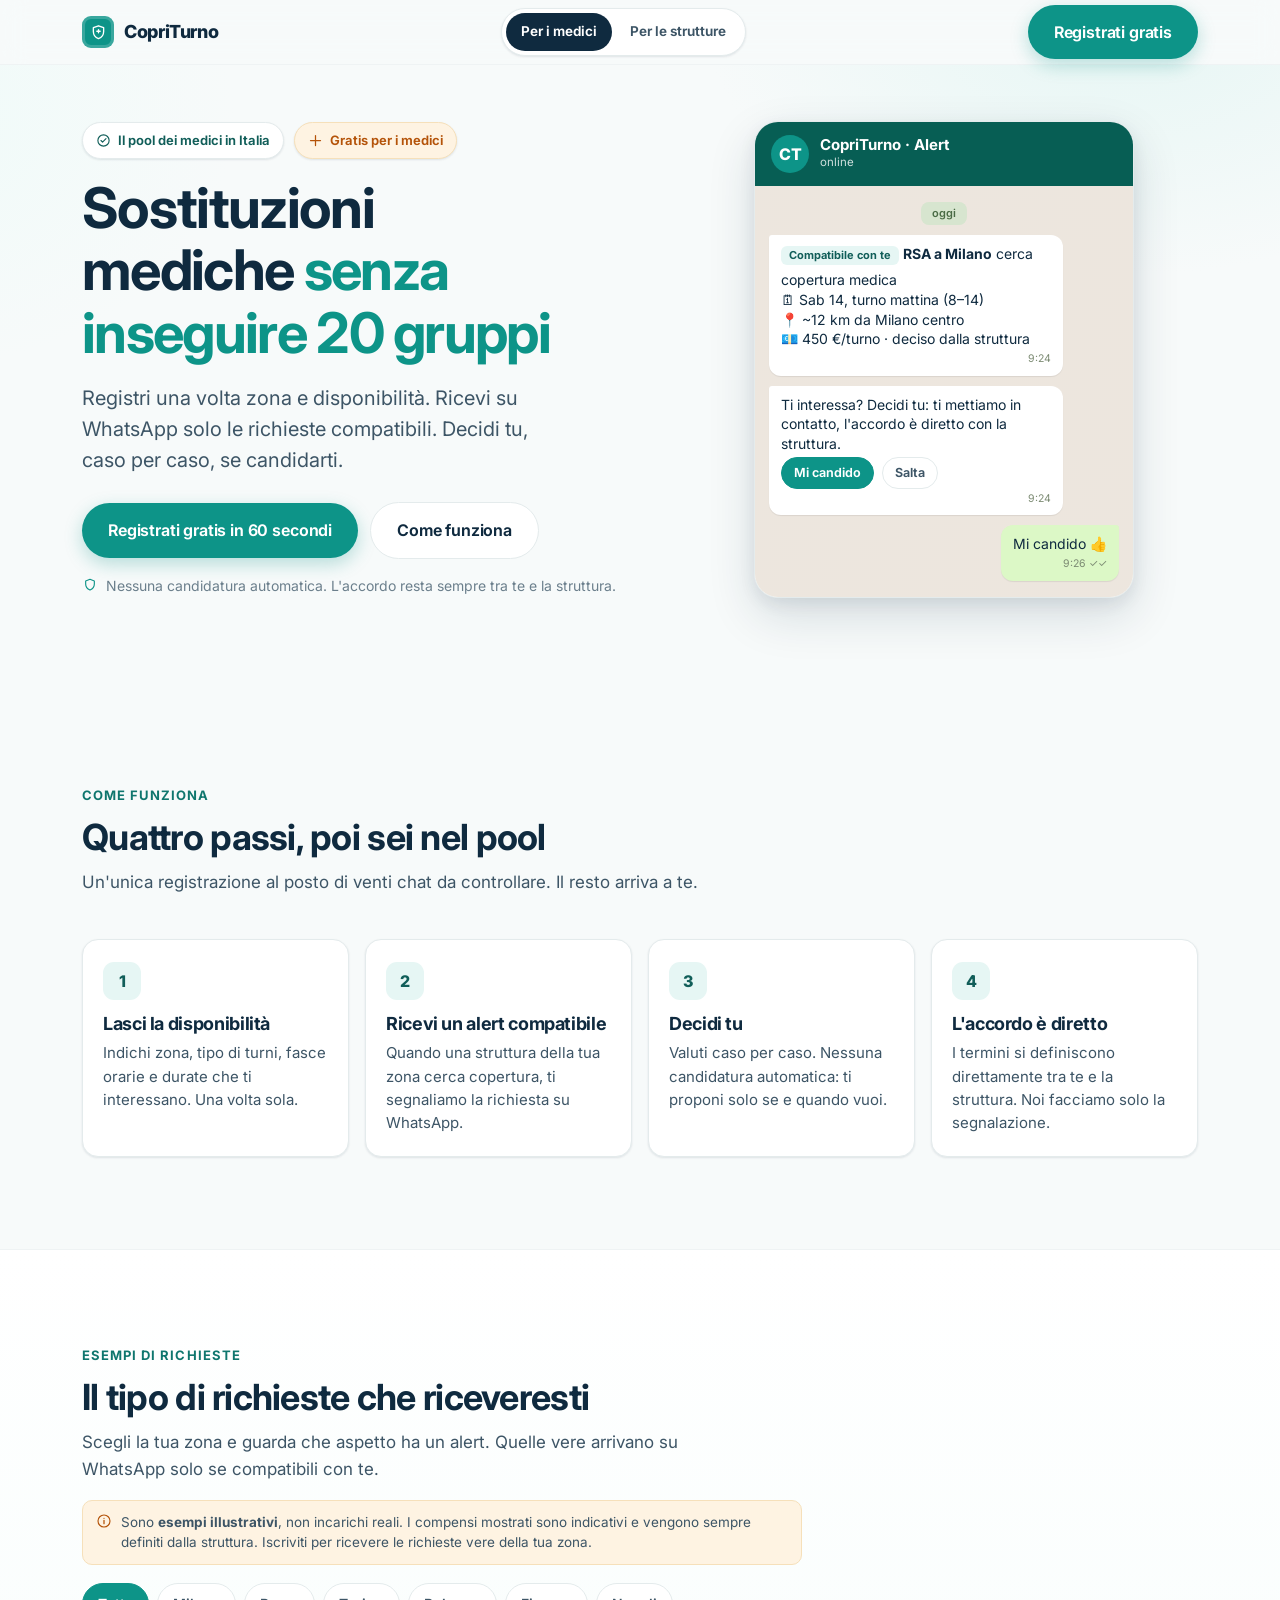
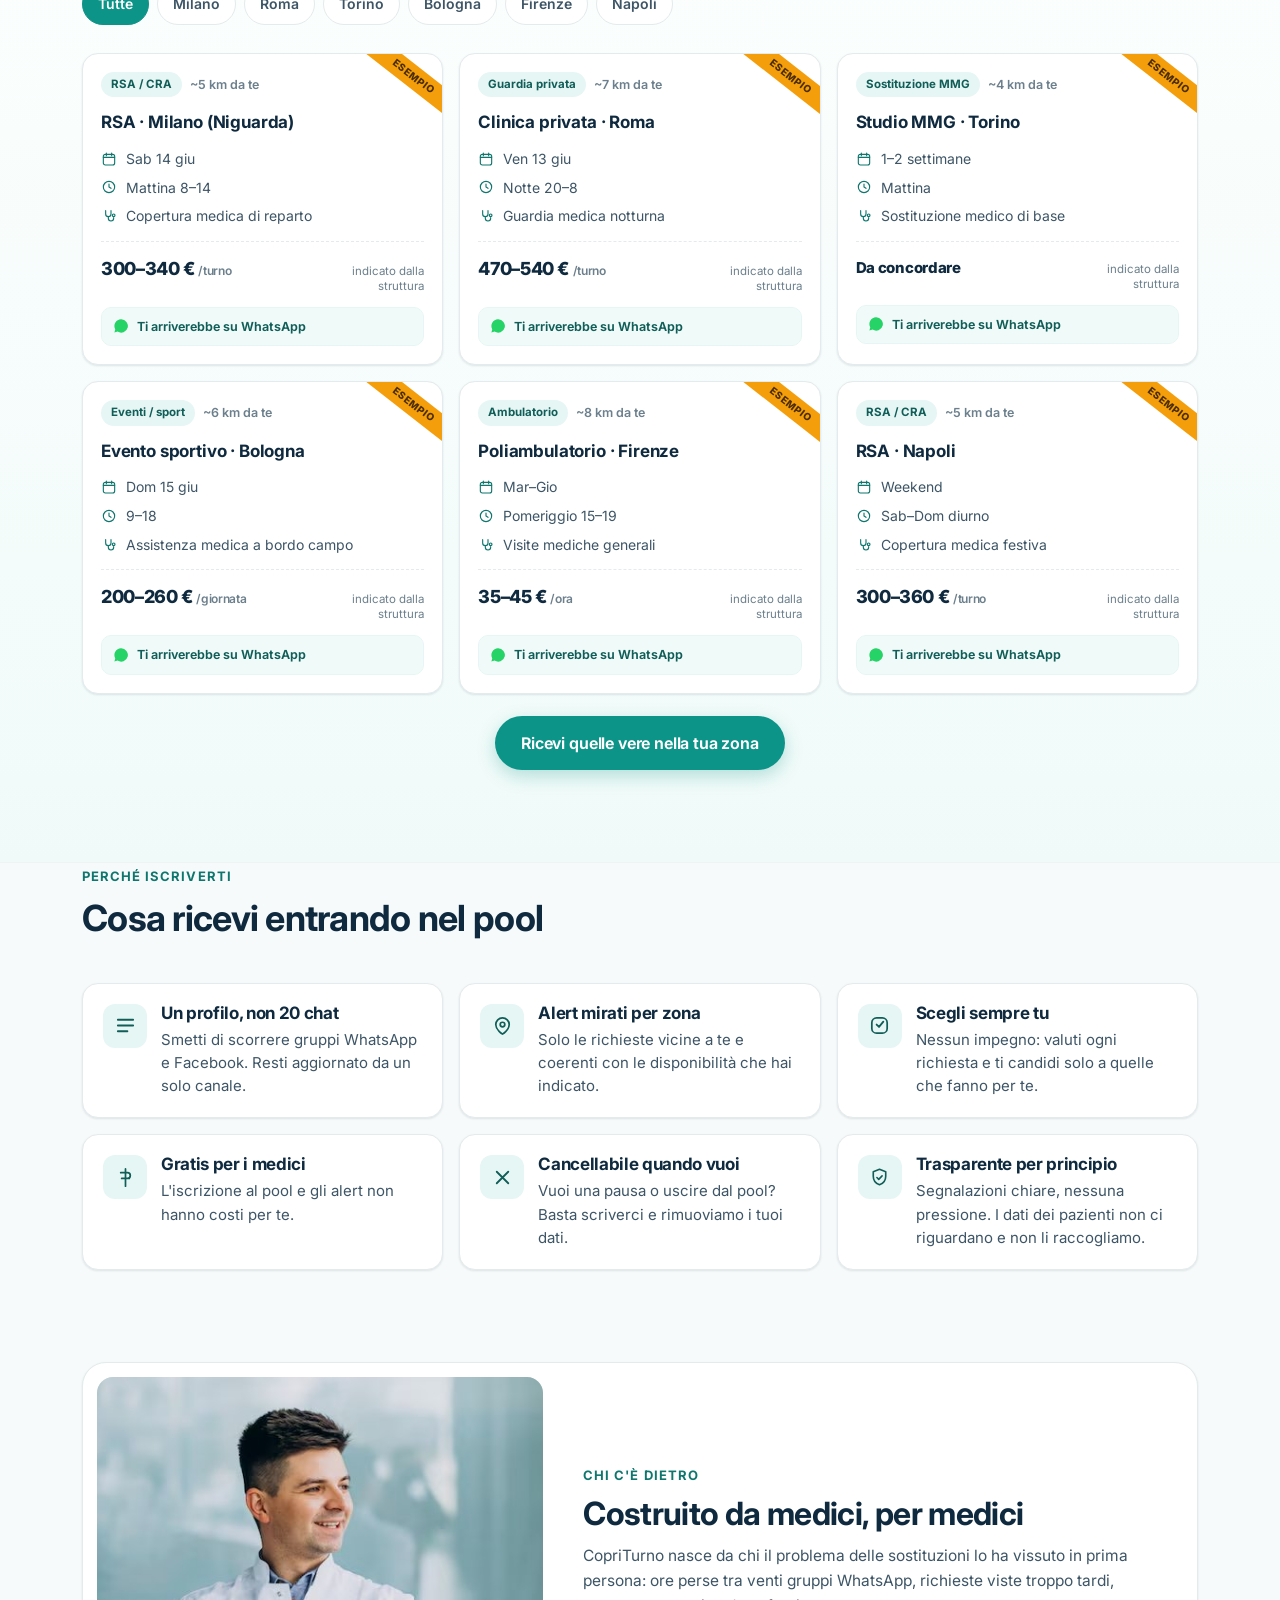
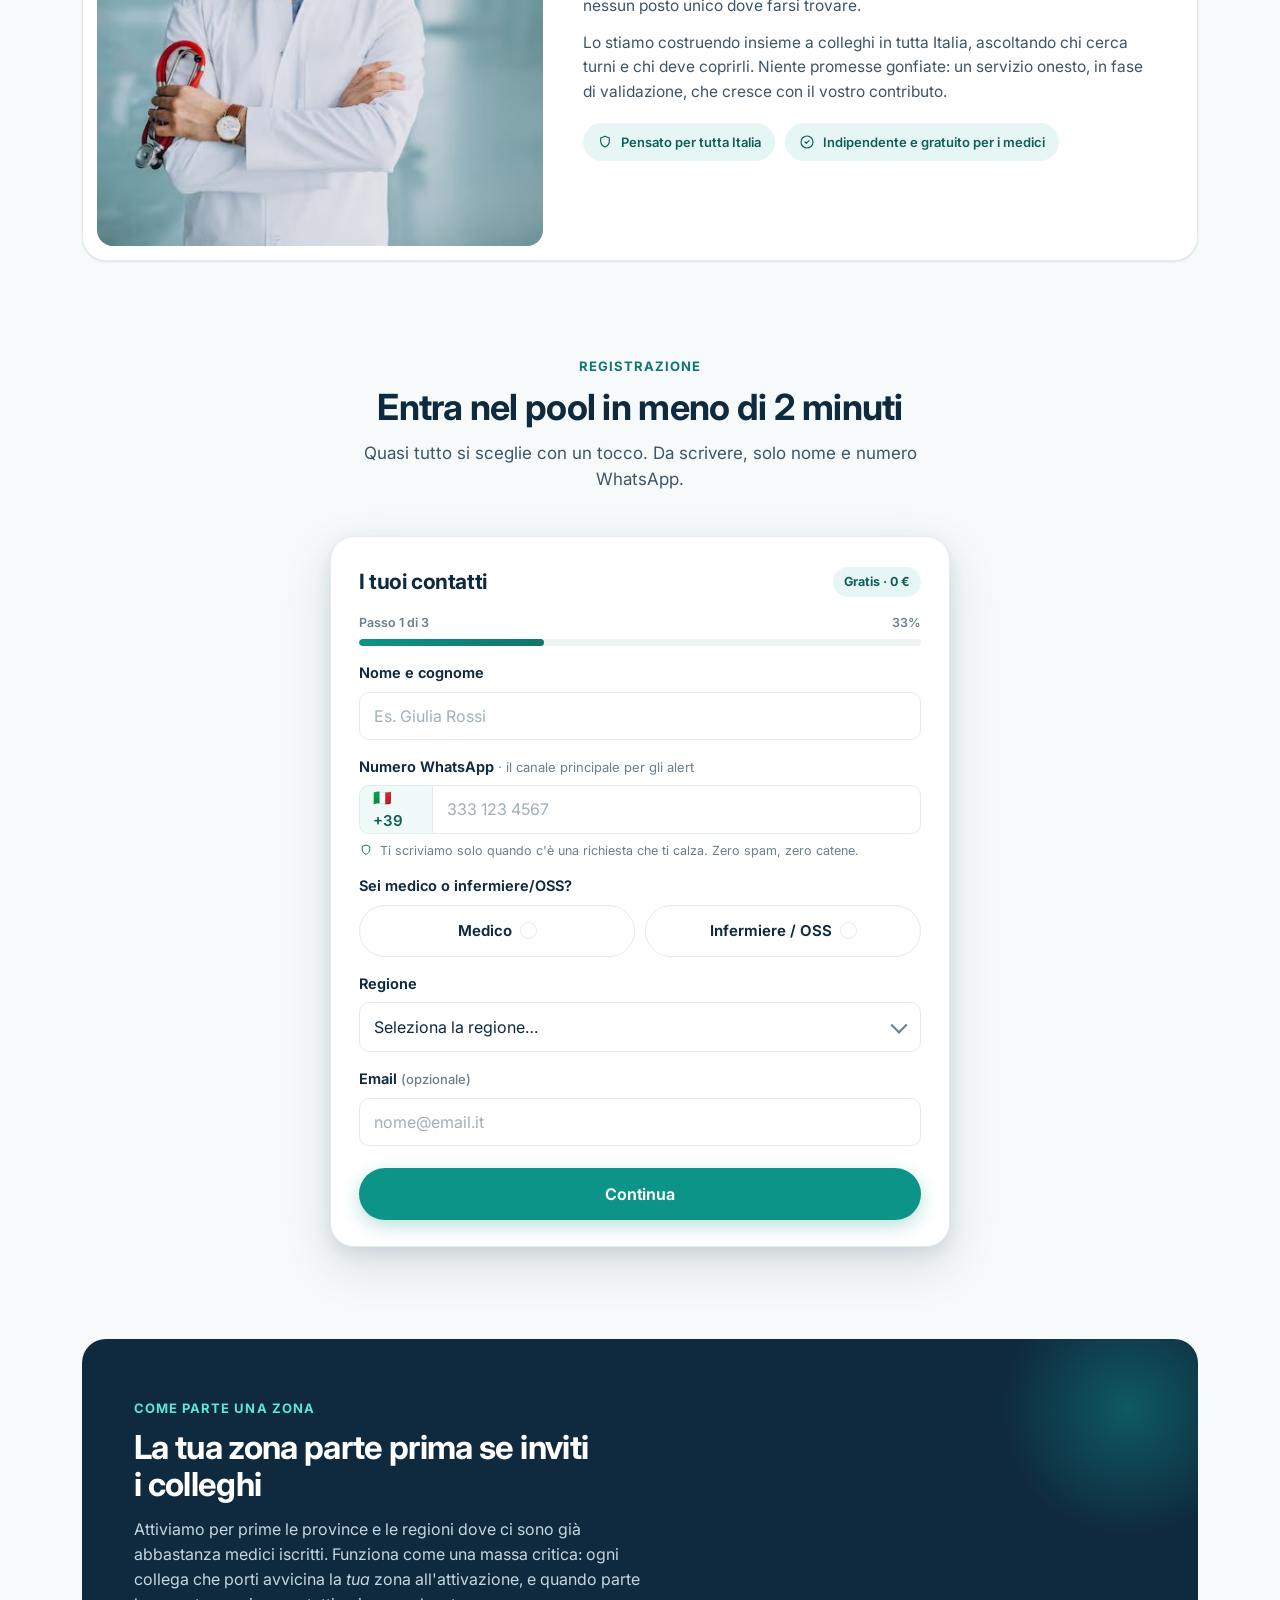
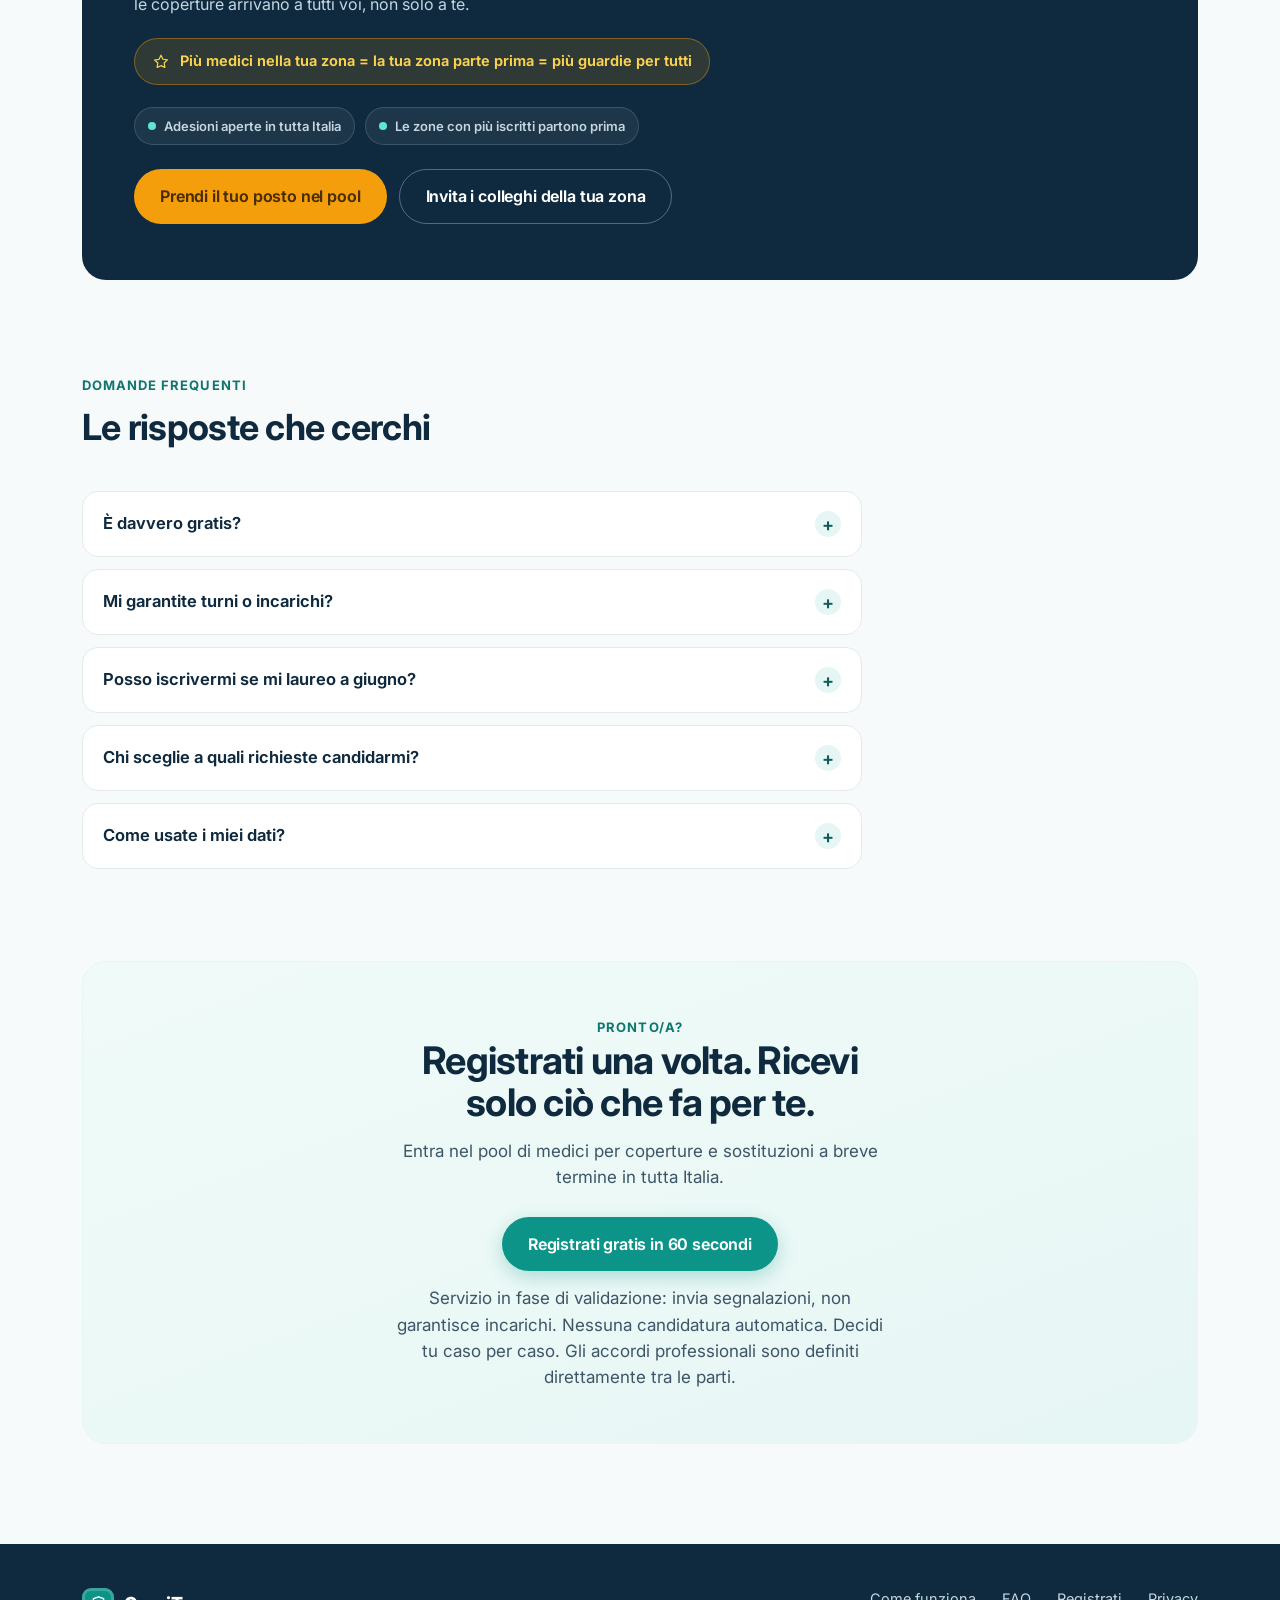
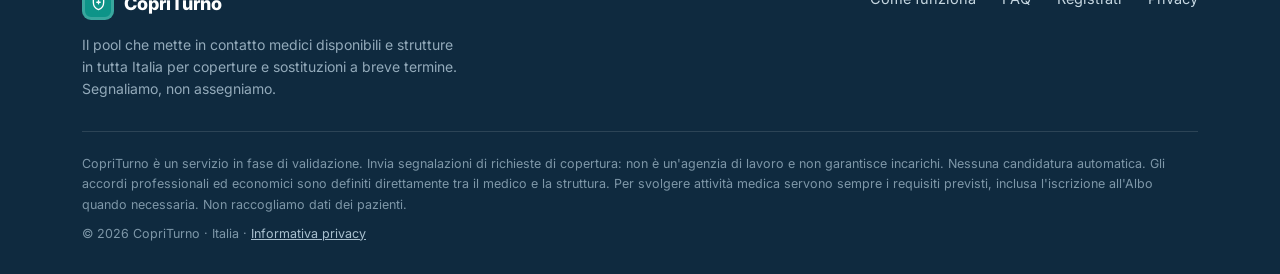
<file: index.html>
<!DOCTYPE html>
<html lang="it">
<head>
<meta charset="UTF-8" />
<meta name="viewport" content="width=device-width, initial-scale=1.0" />
<title>CopriTurno: sostituzioni e coperture mediche in tutta Italia</title>
<meta name="description" content="Registri una volta zona e disponibilità, ricevi su WhatsApp solo le richieste compatibili, decidi tu se candidarti. Gratis per i medici. Servizio in fase di validazione." />
<meta name="theme-color" content="#0D9488" />

<!-- Open Graph (WhatsApp / Telegram / Facebook) -->
<meta property="og:type" content="website" />
<meta property="og:url" content="https://copriturno.com/" />
<meta property="og:site_name" content="CopriTurno" />
<meta property="og:locale" content="it_IT" />
<meta property="og:title" content="Sostituzioni mediche senza inseguire 20 gruppi" />
<meta property="og:description" content="Il pool dei medici in Italia per coperture e sostituzioni. Registri zona e disponibilità una volta, ricevi su WhatsApp solo le richieste compatibili. Gratis per i medici." />
<meta property="og:image" content="https://copriturno.com/assets/og-preview.jpg" />
<meta property="og:image:width" content="1200" />
<meta property="og:image:height" content="630" />
<meta property="og:image:alt" content="CopriTurno, sostituzioni mediche in tutta Italia" />

<!-- Twitter / X -->
<meta name="twitter:card" content="summary_large_image" />
<meta name="twitter:title" content="Sostituzioni mediche senza inseguire 20 gruppi" />
<meta name="twitter:description" content="Il pool dei medici in Italia per coperture e sostituzioni. Gratis per i medici, su WhatsApp." />
<meta name="twitter:image" content="https://copriturno.com/assets/og-preview.jpg" />

<link rel="icon" href="data:image/svg+xml,%3Csvg xmlns='http://www.w3.org/2000/svg' viewBox='0 0 32 32'%3E%3Crect width='32' height='32' rx='8' fill='%230D9488'/%3E%3Cpath d='M16 6l8 3v6c0 5.2-3.4 9.3-8 11-4.6-1.7-8-5.8-8-11V9l8-3z' fill='%23fff'/%3E%3Cpath d='M16 11v8M12 15h8' stroke='%230D9488' stroke-width='2.2' stroke-linecap='round'/%3E%3C/svg%3E" />

<link rel="preconnect" href="https://fonts.googleapis.com" />
<link rel="preconnect" href="https://fonts.gstatic.com" crossorigin />
<link href="https://fonts.googleapis.com/css2?family=Inter:wght@400;500;600;700;800&display=swap" rel="stylesheet" />
<link rel="stylesheet" href="styles.css" />
</head>
<body data-hero="whatsapp" data-density="regular">

<!-- ============ HEADER ============ -->
<header class="site-header">
  <div class="wrap">
    <a class="brand" href="#top" aria-label="CopriTurno home">
      <span class="brand-mark" aria-hidden="true">
        <svg viewBox="0 0 24 24" fill="none"><path d="M12 3.5l6.5 2.4v4.7c0 4.2-2.7 7.6-6.5 9-3.8-1.4-6.5-4.8-6.5-9V5.9L12 3.5z" stroke="currentColor" stroke-width="1.7" stroke-linejoin="round"/><path d="M12 8.3v4.1M9.9 10.4h4.2" stroke="currentColor" stroke-width="1.7" stroke-linecap="round"/></svg>
      </span>
      <span class="brand-name">CopriTurno</span>
    </a>
    <nav class="aud-toggle" aria-label="Scegli il tuo profilo">
      <a class="active" href="index.html" aria-current="page">Per i medici</a>
      <a href="strutture.html">Per le strutture</a>
    </nav>
    <a class="btn btn-primary header-cta" href="#registrati">Registrati gratis</a>
  </div>
</header>

<main id="top">
  <!-- ============ HERO ============ -->
  <section class="hero">
    <div class="wrap">
      <div class="hero-grid">
        <div class="hero-copy">
          <div class="badges">
            <span class="badge"><svg viewBox="0 0 24 24" fill="none"><circle cx="12" cy="12" r="9" stroke="currentColor" stroke-width="1.8"/><path d="M8 12l2.5 2.5L16 9" stroke="currentColor" stroke-width="1.8" stroke-linecap="round" stroke-linejoin="round"/></svg>Il pool dei medici in Italia</span>
            <span class="badge amber"><svg viewBox="0 0 24 24" fill="none"><path d="M12 4v16M4 12h16" stroke="currentColor" stroke-width="2" stroke-linecap="round"/></svg>Gratis per i medici</span>
          </div>
          <h1 id="hero-headline">Sostituzioni mediche <span class="hl">senza inseguire 20 gruppi</span></h1>
          <p class="hero-sub">Registri una volta zona e disponibilità. Ricevi su WhatsApp solo le richieste compatibili. Decidi tu, caso per caso, se candidarti.</p>
          <div class="hero-cta-row">
            <a class="btn btn-primary" href="#registrati">Registrati gratis in 60 secondi</a>
            <a class="btn btn-ghost" href="#come-funziona">Come funziona</a>
          </div>
          <p class="hero-reassure">
            <svg viewBox="0 0 24 24" fill="none"><path d="M12 3.5l6.5 2.4v4.7c0 4.2-2.7 7.6-6.5 9-3.8-1.4-6.5-4.8-6.5-9V5.9L12 3.5z" stroke="currentColor" stroke-width="1.7" stroke-linejoin="round"/></svg>
            Nessuna candidatura automatica. L'accordo resta sempre tra te e la struttura.
          </p>
        </div>

        <div class="hero-media">
          <!-- WhatsApp alert mock -->
          <div class="wa" role="img" aria-label="Esempio di richiesta ricevuta su WhatsApp">
            <div class="wa-top">
              <span class="wa-avatar">CT</span>
              <div>
                <div class="wa-name">CopriTurno · Alert</div>
                <div class="wa-status">online</div>
              </div>
            </div>
            <div class="wa-body">
              <span class="wa-day">oggi</span>
              <div class="bubble in">
                <span class="tag">Compatibile con te</span>
                <b>RSA a Milano</b> cerca copertura medica<br/>
                🗓 Sab 14, turno mattina (8–14)<br/>
                📍 ~12 km da Milano centro<br/>
                💶 450 €/turno · deciso dalla struttura
                <span class="meta">9:24</span>
              </div>
              <div class="bubble in">
                Ti interessa? Decidi tu: ti mettiamo in contatto, l'accordo è diretto con la struttura.
                <div class="wa-actions">
                  <span class="wa-pill yes">Mi candido</span>
                  <span class="wa-pill no">Salta</span>
                </div>
                <span class="meta">9:24</span>
              </div>
              <div class="bubble out">Mi candido 👍<span class="meta">9:26 ✓✓</span></div>
            </div>
          </div>

          <!-- Abstract composition (alt hero, via tweak) -->
          <div class="compo" aria-hidden="true">
            <svg viewBox="0 0 420 420" width="100%" height="100%" fill="none">
              <defs>
                <linearGradient id="g1" x1="0" y1="0" x2="1" y2="1">
                  <stop offset="0" stop-color="#0D9488"/><stop offset="1" stop-color="#0F766E"/>
                </linearGradient>
              </defs>
              <rect x="40" y="40" width="340" height="340" rx="44" fill="url(#g1)"/>
              <rect x="40" y="40" width="340" height="340" rx="44" fill="#0F2A3F" opacity="0.06"/>
              <circle cx="312" cy="108" r="60" fill="#F59E0B" opacity="0.9"/>
              <rect x="78" y="150" width="190" height="22" rx="11" fill="#fff" opacity="0.95"/>
              <rect x="78" y="186" width="130" height="16" rx="8" fill="#fff" opacity="0.6"/>
              <rect x="78" y="244" width="264" height="96" rx="20" fill="#fff"/>
              <circle cx="116" cy="292" r="22" fill="#E6F6F4"/>
              <path d="M108 292l6 6 12-12" stroke="#0D9488" stroke-width="3" stroke-linecap="round" stroke-linejoin="round"/>
              <rect x="150" y="276" width="150" height="13" rx="6.5" fill="#0F2A3F" opacity="0.85"/>
              <rect x="150" y="300" width="96" height="11" rx="5.5" fill="#0F2A3F" opacity="0.4"/>
            </svg>
          </div>
        </div>
      </div>
    </div>
  </section>

  <!-- ============ COME FUNZIONA ============ -->
  <section class="section" id="come-funziona">
    <div class="wrap">
      <div class="section-head">
        <span class="eyebrow">Come funziona</span>
        <h2>Quattro passi, poi sei nel pool</h2>
        <p>Un'unica registrazione al posto di venti chat da controllare. Il resto arriva a te.</p>
      </div>
      <div class="steps">
        <div class="step">
          <div class="step-num">1</div>
          <h3>Lasci la disponibilità</h3>
          <p>Indichi zona, tipo di turni, fasce orarie e durate che ti interessano. Una volta sola.</p>
        </div>
        <div class="step">
          <div class="step-num">2</div>
          <h3>Ricevi un alert compatibile</h3>
          <p>Quando una struttura della tua zona cerca copertura, ti segnaliamo la richiesta su WhatsApp.</p>
        </div>
        <div class="step">
          <div class="step-num">3</div>
          <h3>Decidi tu</h3>
          <p>Valuti caso per caso. Nessuna candidatura automatica: ti proponi solo se e quando vuoi.</p>
        </div>
        <div class="step">
          <div class="step-num">4</div>
          <h3>L'accordo è diretto</h3>
          <p>I termini si definiscono direttamente tra te e la struttura. Noi facciamo solo la segnalazione.</p>
        </div>
      </div>
    </div>
  </section>

  <!-- ============ FEED: ESEMPI DI RICHIESTE ============ -->
  <section class="feed section" id="esempi">
    <div class="wrap">
      <div class="section-head">
        <span class="eyebrow">Esempi di richieste</span>
        <h2>Il tipo di richieste che riceveresti</h2>
        <p>Scegli la tua zona e guarda che aspetto ha un alert. Quelle vere arrivano su WhatsApp solo se compatibili con te.</p>
      </div>

      <div class="feed-disclaimer">
        <svg viewBox="0 0 24 24" fill="none"><circle cx="12" cy="12" r="9" stroke="currentColor" stroke-width="1.7"/><path d="M12 11v5M12 8h.01" stroke="currentColor" stroke-width="1.9" stroke-linecap="round"/></svg>
        <span>Sono <b>esempi illustrativi</b>, non incarichi reali. I compensi mostrati sono indicativi e vengono sempre definiti dalla struttura. Iscriviti per ricevere le richieste vere della tua zona.</span>
      </div>

      <div class="zona-bar" id="zona-bar" role="tablist" aria-label="Filtra per zona"></div>

      <div class="req-list" id="req-list"></div>

      <div class="feed-cta">
        <a class="btn btn-primary" href="#registrati">Ricevi quelle vere nella tua zona</a>
      </div>
    </div>
  </section>

  <!-- ============ PERCHÉ ISCRIVERTI ============ -->
  <section class="section" id="perche" style="padding-top:0;">
    <div class="wrap">
      <div class="section-head">
        <span class="eyebrow">Perché iscriverti</span>
        <h2>Cosa ricevi entrando nel pool</h2>
      </div>
      <div class="benefits">
        <div class="benefit">
          <span class="ic"><svg viewBox="0 0 24 24" fill="none"><path d="M4 6h16M4 12h16M4 18h10" stroke="currentColor" stroke-width="1.9" stroke-linecap="round"/></svg></span>
          <div><h3>Un profilo, non 20 chat</h3><p>Smetti di scorrere gruppi WhatsApp e Facebook. Resti aggiornato da un solo canale.</p></div>
        </div>
        <div class="benefit">
          <span class="ic"><svg viewBox="0 0 24 24" fill="none"><path d="M12 21s-7-4.4-7-10a7 7 0 1114 0c0 5.6-7 10-7 10z" stroke="currentColor" stroke-width="1.8" stroke-linejoin="round"/><circle cx="12" cy="11" r="2.4" stroke="currentColor" stroke-width="1.8"/></svg></span>
          <div><h3>Alert mirati per zona</h3><p>Solo le richieste vicine a te e coerenti con le disponibilità che hai indicato.</p></div>
        </div>
        <div class="benefit">
          <span class="ic"><svg viewBox="0 0 24 24" fill="none"><path d="M9 11l2.5 2.5L16 8" stroke="currentColor" stroke-width="1.9" stroke-linecap="round" stroke-linejoin="round"/><rect x="4" y="4" width="16" height="16" rx="5" stroke="currentColor" stroke-width="1.8"/></svg></span>
          <div><h3>Scegli sempre tu</h3><p>Nessun impegno: valuti ogni richiesta e ti candidi solo a quelle che fanno per te.</p></div>
        </div>
        <div class="benefit">
          <span class="ic"><svg viewBox="0 0 24 24" fill="none"><path d="M12 3v18M7 7h7a3 3 0 010 6H8m8 0H9" stroke="currentColor" stroke-width="1.8" stroke-linecap="round" stroke-linejoin="round"/></svg></span>
          <div><h3>Gratis per i medici</h3><p>L'iscrizione al pool e gli alert non hanno costi per te.</p></div>
        </div>
        <div class="benefit">
          <span class="ic"><svg viewBox="0 0 24 24" fill="none"><path d="M6 6l12 12M18 6L6 18" stroke="currentColor" stroke-width="1.9" stroke-linecap="round"/></svg></span>
          <div><h3>Cancellabile quando vuoi</h3><p>Vuoi una pausa o uscire dal pool? Basta scriverci e rimuoviamo i tuoi dati.</p></div>
        </div>
        <div class="benefit">
          <span class="ic"><svg viewBox="0 0 24 24" fill="none"><path d="M12 3.5l6.5 2.4v4.7c0 4.2-2.7 7.6-6.5 9-3.8-1.4-6.5-4.8-6.5-9V5.9L12 3.5z" stroke="currentColor" stroke-width="1.7" stroke-linejoin="round"/><path d="M9.3 12l1.9 1.9 3.5-3.6" stroke="currentColor" stroke-width="1.7" stroke-linecap="round" stroke-linejoin="round"/></svg></span>
          <div><h3>Trasparente per principio</h3><p>Segnalazioni chiare, nessuna pressione. I dati dei pazienti non ci riguardano e non li raccogliamo.</p></div>
        </div>
      </div>
    </div>
  </section>

  <!-- ============ TRUST / FONDATORE ============ -->
  <section class="section" id="fiducia" style="padding-top:0;">
    <div class="wrap">
      <div class="trust">
        <figure class="trust-photo">
          <img src="assets/founder.jpg" alt="Chi costruisce CopriTurno" loading="lazy" width="900" height="1040" />
        </figure>
        <div class="trust-copy">
          <span class="eyebrow">Chi c'è dietro</span>
          <h2>Costruito da medici, per medici</h2>
          <p>CopriTurno nasce da chi il problema delle sostituzioni lo ha vissuto in prima persona: ore perse tra venti gruppi WhatsApp, richieste viste troppo tardi, nessun posto unico dove farsi trovare.</p>
          <p>Lo stiamo costruendo insieme a colleghi in tutta Italia, ascoltando chi cerca turni e chi deve coprirli. Niente promesse gonfiate: un servizio onesto, in fase di validazione, che cresce con il vostro contributo.</p>
          <div class="trust-tags">
            <span class="trust-tag"><svg viewBox="0 0 24 24" fill="none"><path d="M12 3.5l6.5 2.4v4.7c0 4.2-2.7 7.6-6.5 9-3.8-1.4-6.5-4.8-6.5-9V5.9L12 3.5z" stroke="currentColor" stroke-width="1.7" stroke-linejoin="round"/></svg>Pensato per tutta Italia</span>
            <span class="trust-tag"><svg viewBox="0 0 24 24" fill="none"><path d="M9 12l2 2 4-4" stroke="currentColor" stroke-width="1.9" stroke-linecap="round" stroke-linejoin="round"/><circle cx="12" cy="12" r="9" stroke="currentColor" stroke-width="1.7"/></svg>Indipendente e gratuito per i medici</span>
          </div>
        </div>
      </div>
    </div>
  </section>

  <!-- ============ FORM ============ -->
  <section class="section" id="registrati" style="padding-top:0;">
    <div class="wrap">
      <div class="section-head" style="text-align:center;margin-inline:auto;">
        <span class="eyebrow">Registrazione</span>
        <h2>Entra nel pool in meno di 2 minuti</h2>
        <p style="margin-inline:auto;">Quasi tutto si sceglie con un tocco. Da scrivere, solo nome e numero WhatsApp.</p>
      </div>

      <div style="max-width:620px;margin-inline:auto;">
        <div class="form-card" id="form-card">
          <!-- FORM (steps injected/handled by app.js) -->
          <form id="signup-form" novalidate>
            <div class="form-eyebrow">
              <h3 id="form-step-title">I tuoi contatti</h3>
              <span class="form-free">Gratis · 0 €</span>
            </div>

            <div class="progress">
              <div class="progress-meta"><span id="progress-label">Passo 1 di 3</span><span id="progress-pct">33%</span></div>
              <div class="progress-track"><div class="progress-bar" id="progress-bar" style="width:33%"></div></div>
            </div>

            <!-- STEP 1 - Contatto (salvataggio immediato) -->
            <div class="step-panel active" data-step="1">
              <div class="field" data-required>
                <label for="f-nome">Nome e cognome</label>
                <input class="input" type="text" id="f-nome" name="nome" placeholder="Es. Giulia Rossi" autocomplete="name" />
                <div class="field-err">Inserisci il tuo nome e cognome.</div>
              </div>
              <div class="field" data-required data-type="phone">
                <label for="f-wa">Numero WhatsApp <span class="hint">· il canale principale per gli alert</span></label>
                <div class="input-group">
                  <span class="input-prefix">🇮🇹 +39</span>
                  <input class="input" type="tel" id="f-wa" name="whatsapp" placeholder="333 123 4567" inputmode="tel" autocomplete="tel" />
                </div>
                <p class="field-micro"><svg viewBox="0 0 24 24" fill="none"><path d="M12 3.5l6.5 2.4v4.7c0 4.2-2.7 7.6-6.5 9-3.8-1.4-6.5-4.8-6.5-9V5.9L12 3.5z" stroke="currentColor" stroke-width="1.7" stroke-linejoin="round"/></svg>Ti scriviamo solo quando c'è una richiesta che ti calza. Zero spam, zero catene.</p>
                <div class="field-err">Inserisci un numero di telefono valido.</div>
              </div>
              <div class="field" data-required data-chips="single" data-name="tipo">
                <label>Sei medico o infermiere/OSS?</label>
                <div class="chips single duo" data-group="tipo"></div>
                <div class="field-err">Seleziona la tua categoria.</div>
              </div>
              <div class="field" data-required>
                <label for="f-regione">Regione</label>
                <div class="select-wrap"><select class="input input-select" id="f-regione"></select></div>
                <div class="field-err">Seleziona la tua regione.</div>
              </div>
              <div class="field" data-required data-chips="single" data-name="provincia" id="prov-wrap" style="display:none;">
                <label>Provincia base <span class="hint">· dove sei di solito</span></label>
                <div class="chips single" data-group="provincia"></div>
                <div class="field-err">Seleziona la tua provincia.</div>
              </div>
              <div class="field">
                <label for="f-email">Email <span class="opt">(opzionale)</span></label>
                <input class="input" type="email" id="f-email" name="email" placeholder="nome@email.it" autocomplete="email" />
                <div class="field-err">Controlla l'indirizzo email.</div>
              </div>
            </div>

            <!-- STEP 2 - Stato professionale (+ branca condizionale) + estensione zona -->
            <div class="step-panel" data-step="2">
              <div class="field" data-required data-chips="single" data-name="stato">
                <label>Stato professionale <span class="hint">· scegline uno</span></label>
                <div class="chips single" data-group="stato"></div>
                <div class="field-err">Seleziona il tuo stato professionale.</div>
              </div>
              <div class="field" id="branca-field" data-required style="display:none;">
                <label for="f-branca">Branca / specializzazione <span class="hint">· per gli alert giusti</span></label>
                <div class="select-wrap"><select class="input input-select" id="f-branca"></select></div>
                <div class="field-err">Seleziona la branca.</div>
              </div>
              <div class="field" data-required data-chips="single" data-name="zoneext">
                <label>Fin dove ti sposti? <span class="hint">· estensione della zona</span></label>
                <div class="chips single" data-group="zoneext"></div>
                <div class="field-err">Scegli l'estensione della zona.</div>
              </div>
            </div>

            <!-- STEP 3 - Opportunità, disponibilità, durate, P.IVA + consensi -->
            <div class="step-panel" data-step="3">
              <div class="field" data-required data-chips="multi" data-name="tipi">
                <label>Tipi di opportunità <span class="hint">· cosa valuti</span></label>
                <div class="chips" data-group="tipi"></div>
                <div class="field-err">Seleziona almeno un tipo di opportunità.</div>
              </div>
              <div class="field" data-required data-chips="multi" data-name="disponibilita">
                <label>Disponibilità</label>
                <div class="chips" data-group="disponibilita"></div>
                <div class="field-err">Indica almeno una disponibilità.</div>
              </div>
              <div class="field" data-chips="multi" data-name="durate">
                <label>Durate che valuti <span class="opt">(opzionale)</span></label>
                <div class="chips" data-group="durate"></div>
              </div>
              <div class="field" data-chips="single" data-name="piva">
                <label>Partita IVA</label>
                <div class="chips single" data-group="piva"></div>
              </div>

              <div class="form-note">
                <svg viewBox="0 0 24 24" fill="none"><circle cx="12" cy="12" r="9" stroke="currentColor" stroke-width="1.7"/><path d="M12 11v5M12 8h.01" stroke="currentColor" stroke-width="1.9" stroke-linecap="round"/></svg>
                <span>Per svolgere attività medica servono sempre i requisiti previsti, inclusa l'iscrizione all'Albo quando necessaria. CopriTurno è un servizio in fase di validazione: invia segnalazioni, non garantisce incarichi.</span>
              </div>

              <label class="consent" data-required-consent>
                <input type="checkbox" id="c-contact" />
                <span>Acconsento a essere contattato/a da CopriTurno via WhatsApp ed email per ricevere segnalazioni di copertura compatibili.</span>
              </label>
              <label class="consent" data-required-consent>
                <input type="checkbox" id="c-privacy" />
                <span>Ho letto e accetto l'<a href="#" id="open-privacy-2">informativa privacy (GDPR)</a> e il trattamento dei miei dati per le finalità indicate.</span>
              </label>
            </div>

            <!-- NAV -->
            <div class="form-nav">
              <button type="button" class="btn-back" id="btn-back" style="display:none;">← Indietro</button>
              <button type="button" class="btn btn-primary btn-block" id="btn-next">Continua</button>
            </div>
          </form>

          <!-- CONFIRMATION -->
          <div class="confirm" id="confirm">
            <div class="confirm-ic"><svg viewBox="0 0 24 24" fill="none"><circle cx="12" cy="12" r="10" stroke="currentColor" stroke-width="1.6" opacity=".4"/><path d="M7.5 12.4l3 3 6-6.4" stroke="currentColor" stroke-width="2" stroke-linecap="round" stroke-linejoin="round"/></svg></div>
            <h3>Ci sei, sei nel pool 🎉</h3>
            <p>Grazie <span id="confirm-name">collega</span>! Ti avviseremo su WhatsApp non appena attiviamo le strutture nella tua zona e arriva una richiesta compatibile. Nessuna candidatura parte senza il tuo ok.</p>
            <div class="confirm-recap" id="confirm-recap"></div>
            <p style="font-size:14px;color:var(--ink-3);">La tua zona parte prima se inviti i colleghi: più medici nella tua provincia = si attiva prima = più guardie e sostituzioni per tutti voi. Gira il messaggio qui sotto 👇</p>
          </div>
        </div>

        <!-- SHARE (shown after confirm) -->
        <div class="share-box" id="share-box" style="display:none;margin-top:16px;">
          <div style="display:flex;align-items:center;gap:10px;margin-bottom:12px;">
            <span class="ic" style="width:38px;height:38px;border-radius:10px;background:var(--teal-tint);color:var(--teal-700);display:grid;place-items:center;flex:none;">
              <svg viewBox="0 0 24 24" width="20" height="20" fill="none"><path d="M8 12h8M12 8v8" stroke="currentColor" stroke-width="1.9" stroke-linecap="round"/><circle cx="12" cy="12" r="9" stroke="currentColor" stroke-width="1.7"/></svg>
            </span>
            <div>
              <strong style="color:var(--navy);font-size:16px;">Sblocca la tua zona: invita i colleghi</strong>
              <div style="font-size:13.5px;color:var(--ink-3);">Attiviamo per prime le zone con più medici iscritti. Ogni collega che porti avvicina la tua zona alla partenza, e le coperture arrivano a tutti voi.</div>
            </div>
          </div>
          <div class="share-msg" id="share-msg"></div>
          <div class="share-actions">
            <a class="btn btn-wa" id="share-wa" target="_blank" rel="noopener">
              <svg viewBox="0 0 24 24" fill="currentColor"><path d="M12 2a10 10 0 00-8.6 15l-1.3 4.7 4.8-1.3A10 10 0 1012 2zm0 18.2a8.2 8.2 0 01-4.2-1.2l-.3-.2-2.9.8.8-2.8-.2-.3A8.2 8.2 0 1112 20.2zm4.5-6.1c-.2-.1-1.5-.7-1.7-.8-.2-.1-.4-.1-.6.1-.2.2-.6.8-.8 1-.1.2-.3.2-.5.1-.7-.3-1.4-.6-2-1.3-.5-.5-.8-1-1.1-1.5-.1-.2 0-.4.1-.5l.4-.4c.1-.2.2-.3.2-.5 0-.2 0-.3-.1-.4l-.8-1.8c-.2-.5-.4-.4-.6-.4h-.5c-.2 0-.4.1-.6.3-.7.6-1 1.5-1 2.5 0 1.5 1 2.9 1.2 3.1.1.2 2 3.1 4.9 4.3 2.4 1 2.9.8 3.4.8.5 0 1.5-.6 1.7-1.2.2-.6.2-1.1.1-1.2 0-.1-.2-.2-.4-.3z"/></svg>
              Invia su WhatsApp
            </a>
            <button class="btn btn-ghost" id="share-copy" type="button">Copia messaggio</button>
            <span class="copied-toast" id="copied-toast">Copiato ✓</span>
          </div>
        </div>
      </div>
    </div>
  </section>

  <!-- ============ DENSITÀ / FOMO ============ -->
  <section class="section" style="padding-top:0;">
    <div class="wrap">
      <div class="density">
        <div class="density-inner">
          <span class="eyebrow">Come parte una zona</span>
          <h2>La tua zona parte prima se inviti i colleghi</h2>
          <p>Attiviamo per prime le province e le regioni dove ci sono già abbastanza medici iscritti. Funziona come una massa critica: ogni collega che porti avvicina la <em>tua</em> zona all'attivazione, e quando parte le coperture arrivano a tutti voi, non solo a te.</p>
          <div class="priority">
            <svg viewBox="0 0 24 24" fill="none"><path d="M12 3l2.6 5.3 5.9.9-4.3 4.1 1 5.8L12 16.9 6.8 19.2l1-5.8-4.3-4.1 5.9-.9L12 3z" stroke="currentColor" stroke-width="1.6" stroke-linejoin="round"/></svg>
            Più medici nella tua zona = la tua zona parte prima = più guardie per tutti
          </div>
          <div class="proof-count" id="proof-count" style="display:none;"></div>
          <div class="proof-strip" id="proof-strip"></div>
          <div class="density-cta">
            <a class="btn btn-amber" href="#registrati">Prendi il tuo posto nel pool</a>
            <button type="button" class="btn btn-ghost" id="share-jump" style="background:transparent;border-color:rgba(255,255,255,.3);color:#fff;">Invita i colleghi della tua zona</button>
          </div>
        </div>
      </div>
    </div>
  </section>

  <!-- ============ FAQ ============ -->
  <section class="section" id="faq" style="padding-top:0;">
    <div class="wrap">
      <div class="section-head">
        <span class="eyebrow">Domande frequenti</span>
        <h2>Le risposte che cerchi</h2>
      </div>
      <div class="faq">
        <details class="faq-item">
          <summary>È davvero gratis?<span class="pm">+</span></summary>
          <div class="faq-body"><p>Sì. Per i medici l'iscrizione al pool e la ricezione degli alert sono gratuiti. Non ti chiediamo pagamenti né dati di pagamento.</p></div>
        </details>
        <details class="faq-item">
          <summary>Mi garantite turni o incarichi?<span class="pm">+</span></summary>
          <div class="faq-body"><p>No. CopriTurno è un servizio in fase di validazione che invia <b>segnalazioni</b> di richieste compatibili: non è un'agenzia che assegna lavoro e non garantisce incarichi.</p><p>Nessuna candidatura parte in automatico: decidi tu, caso per caso. Gli accordi professionali ed economici sono definiti direttamente tra te e la struttura.</p></div>
        </details>
        <details class="faq-item">
          <summary>Posso iscrivermi se mi laureo a giugno?<span class="pm">+</span></summary>
          <div class="faq-body"><p>Sì. Puoi entrare nel pool come laureando/a o neolaureato/a per farti trovare pronto/a. Ricorda però che per svolgere attività medica servono sempre i requisiti previsti, inclusa l'iscrizione all'Albo quando necessaria.</p></div>
        </details>
        <details class="faq-item">
          <summary>Chi sceglie a quali richieste candidarmi?<span class="pm">+</span></summary>
          <div class="faq-body"><p>Solo tu. Noi ti segnaliamo le richieste coerenti con zona e disponibilità che hai indicato; sei tu a decidere se proporti. Poi ti mettiamo in contatto con la struttura e l'accordo prosegue direttamente tra le parti.</p></div>
        </details>
        <details class="faq-item">
          <summary>Come usate i miei dati?<span class="pm">+</span></summary>
          <div class="faq-body"><p>Usiamo i tuoi dati solo per inviarti segnalazioni compatibili e contattarti via WhatsApp ed email, secondo l'informativa privacy. Non raccogliamo dati dei pazienti. Puoi chiederci di aggiornarli o cancellarli quando vuoi.</p><p><a href="#" class="open-privacy" style="color:var(--teal-700);font-weight:600;">Leggi l'informativa privacy →</a></p></div>
        </details>
      </div>
    </div>
  </section>

  <!-- ============ FINAL CTA ============ -->
  <section class="section" style="padding-top:0;">
    <div class="wrap">
      <div class="final-cta">
        <span class="eyebrow">Pronto/a?</span>
        <h2>Registrati una volta. Ricevi solo ciò che fa per te.</h2>
        <p>Entra nel pool di medici per coperture e sostituzioni a breve termine in tutta Italia.</p>
        <a class="btn btn-primary" href="#registrati">Registrati gratis in 60 secondi</a>
        <p class="final-legal">Servizio in fase di validazione: invia segnalazioni, non garantisce incarichi. Nessuna candidatura automatica. Decidi tu caso per caso. Gli accordi professionali sono definiti direttamente tra le parti.</p>
      </div>
    </div>
  </section>
</main>

<!-- ============ FOOTER ============ -->
<footer class="site-footer">
  <div class="wrap">
    <div class="footer-top">
      <div>
        <div class="footer-brand">
          <span class="brand-mark" aria-hidden="true"><svg viewBox="0 0 24 24" fill="none"><path d="M12 3.5l6.5 2.4v4.7c0 4.2-2.7 7.6-6.5 9-3.8-1.4-6.5-4.8-6.5-9V5.9L12 3.5z" stroke="currentColor" stroke-width="1.7" stroke-linejoin="round"/><path d="M12 8.3v4.1M9.9 10.4h4.2" stroke="currentColor" stroke-width="1.7" stroke-linecap="round"/></svg></span>
          CopriTurno
        </div>
        <p class="footer-desc">Il pool che mette in contatto medici disponibili e strutture in tutta Italia per coperture e sostituzioni a breve termine. Segnaliamo, non assegniamo.</p>
      </div>
      <nav class="footer-links" aria-label="Link footer">
        <a href="#come-funziona">Come funziona</a>
        <a href="#faq">FAQ</a>
        <a href="#registrati">Registrati</a>
        <a href="#" class="open-privacy">Privacy</a>
      </nav>
    </div>
    <div class="footer-legal">
      <p>CopriTurno è un servizio in fase di validazione. Invia segnalazioni di richieste di copertura: non è un'agenzia di lavoro e non garantisce incarichi. Nessuna candidatura automatica. Gli accordi professionali ed economici sono definiti direttamente tra il medico e la struttura. Per svolgere attività medica servono sempre i requisiti previsti, inclusa l'iscrizione all'Albo quando necessaria. Non raccogliamo dati dei pazienti.</p>
      <p>© <span id="year">2026</span> CopriTurno · Italia · <a href="#" class="open-privacy" style="color:#A9C0CF;">Informativa privacy</a></p>
    </div>
  </div>
</footer>

<!-- ============ PRIVACY MODAL ============ -->
<div class="modal-overlay" id="privacy-modal" role="dialog" aria-modal="true" aria-labelledby="privacy-title">
  <div class="modal">
    <div class="modal-head">
      <h2 id="privacy-title">Informativa privacy</h2>
      <button class="modal-close" id="privacy-close" aria-label="Chiudi">×</button>
    </div>
    <p>Questa è una sintesi in linguaggio chiaro di come trattiamo i tuoi dati quando ti iscrivi al pool CopriTurno. CopriTurno è un servizio in fase di validazione.</p>

    <h3>Chi tratta i dati</h3>
    <p>Il titolare del trattamento è il team di CopriTurno. Per esercitare i tuoi diritti o avere informazioni puoi scriverci a info@copriturno.com.</p>

    <h3>Quali dati raccogliamo</h3>
    <ul>
      <li>Dati che fornisci tu: nome e cognome, numero WhatsApp, città, email (opzionale), stato professionale, zone, tipi di opportunità, disponibilità e informazioni pratiche.</li>
      <li><b>Non</b> raccogliamo né trattiamo dati relativi ai pazienti.</li>
    </ul>

    <h3>Perché li usiamo</h3>
    <ul>
      <li>Inviarti segnalazioni di richieste di copertura compatibili con quanto hai indicato.</li>
      <li>Contattarti via WhatsApp ed email per queste finalità, sulla base del tuo consenso.</li>
      <li>Capire la copertura del servizio per zona durante la fase di validazione.</li>
    </ul>

    <h3>Con chi li condividiamo</h3>
    <p>Quando decidi di candidarti a una richiesta, condividiamo con la struttura interessata solo i dati necessari a metterti in contatto. Da quel momento l'accordo prosegue direttamente tra te e la struttura. Non vendiamo i tuoi dati a terzi.</p>

    <h3>Per quanto tempo</h3>
    <p>Conserviamo i dati finché resti nel pool. Puoi chiederci in qualsiasi momento di aggiornarli o cancellarli.</p>

    <h3>I tuoi diritti (GDPR)</h3>
    <p>Hai diritto di accedere ai tuoi dati, rettificarli, cancellarli, limitarne o opporti al trattamento e revocare il consenso in qualsiasi momento. Per farlo, scrivici a info@copriturno.com.</p>

    <p class="modal-meta">Versione di sintesi a scopo dimostrativo per un servizio in fase di validazione. L'informativa completa e i recapiti del titolare verranno forniti prima dell'attivazione del servizio.</p>
  </div>
</div>

<!-- ============ STICKY MOBILE CTA ============ -->
<div class="sticky-cta" id="sticky-cta">
  <div class="sc-text">
    <strong>Registrati gratis in 60 secondi</strong>
    <span>Zero obblighi · cancellabile quando vuoi</span>
  </div>
  <a class="btn btn-primary" href="#registrati">Inizia</a>
</div>

<script src="config.js"></script>
<script src="scripts.js"></script>

<template id="__bundler_thumbnail" data-bg-color="#0D9488">
  <svg viewBox="0 0 100 100" xmlns="http://www.w3.org/2000/svg">
    <rect width="100" height="100" fill="#0D9488"/>
    <path d="M50 24l20 7.4v14.4c0 13-8.4 23.4-20 27.8-11.6-4.4-20-14.8-20-27.8V31.4L50 24z" fill="#fff" opacity="0.95"/>
    <path d="M50 39v18M41 48h18" stroke="#0D9488" stroke-width="5" stroke-linecap="round"/>
  </svg>
</template>

</body>
</html>
</file>
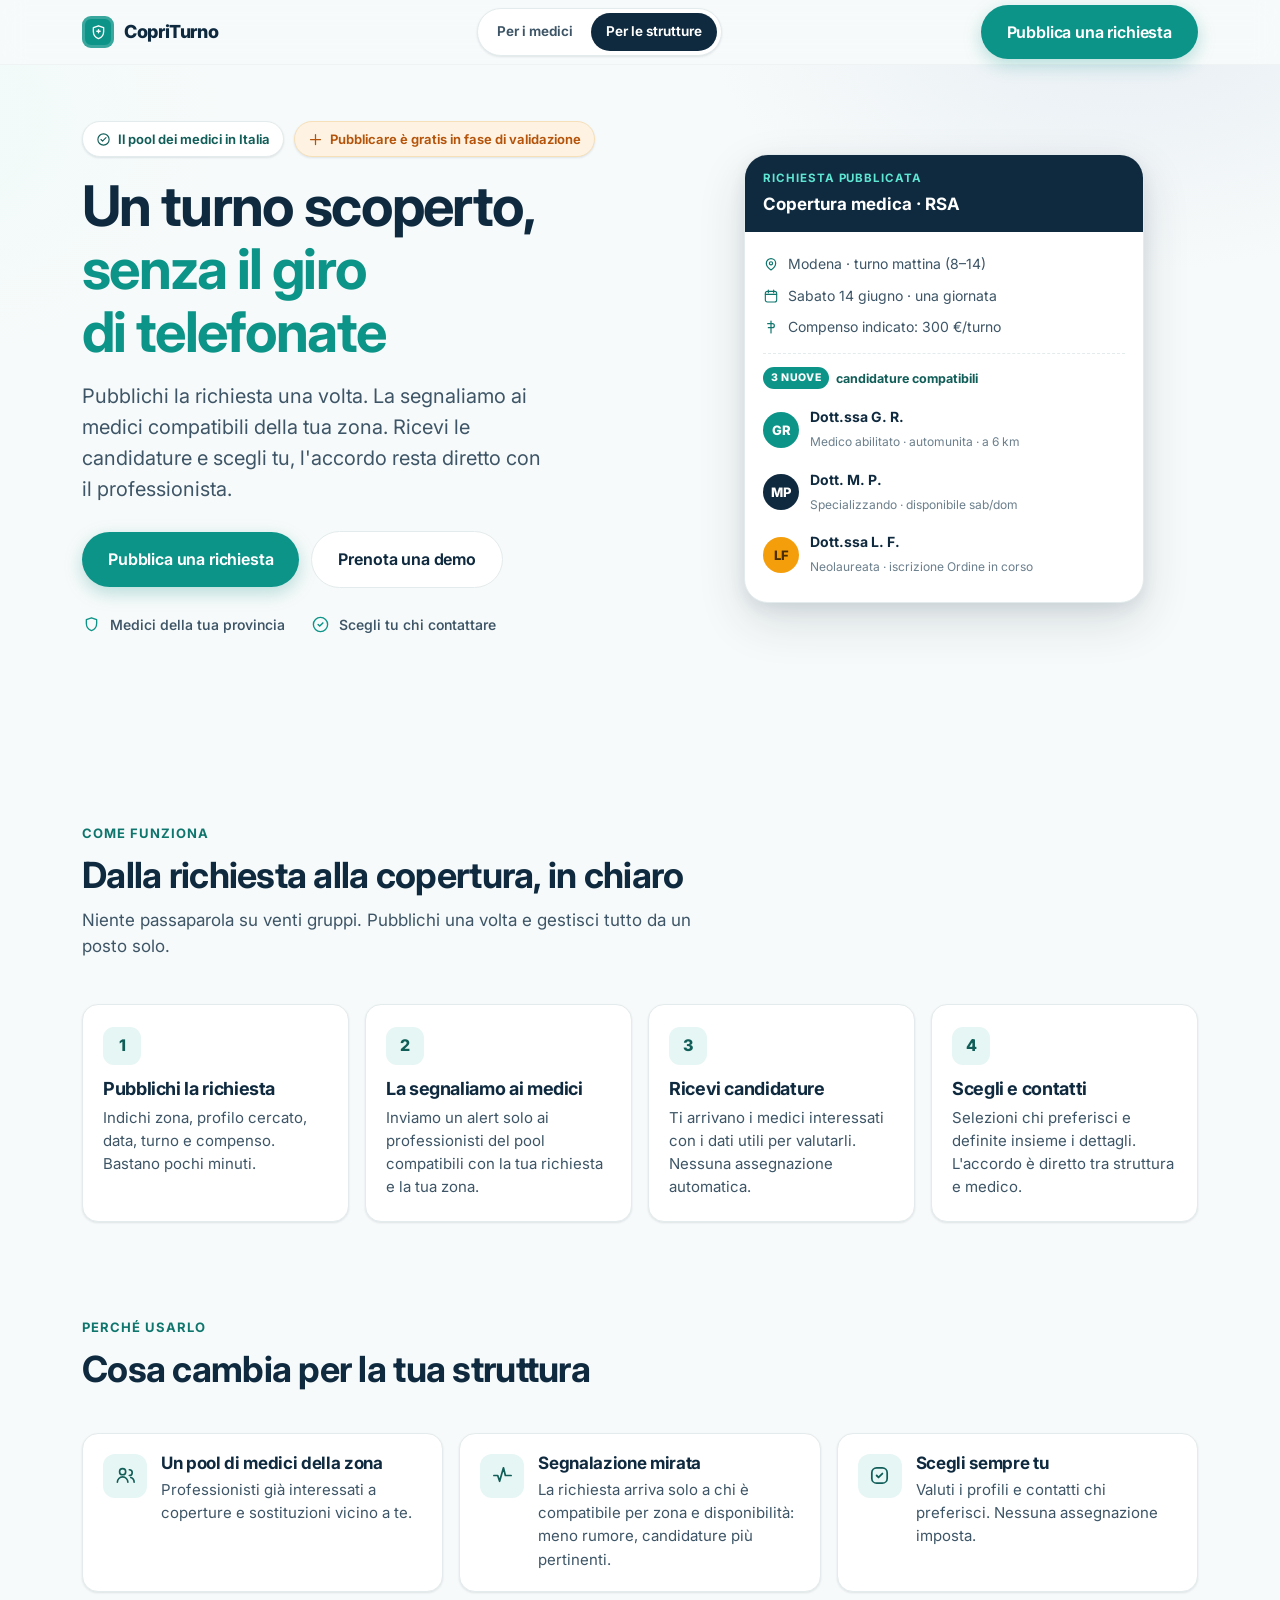
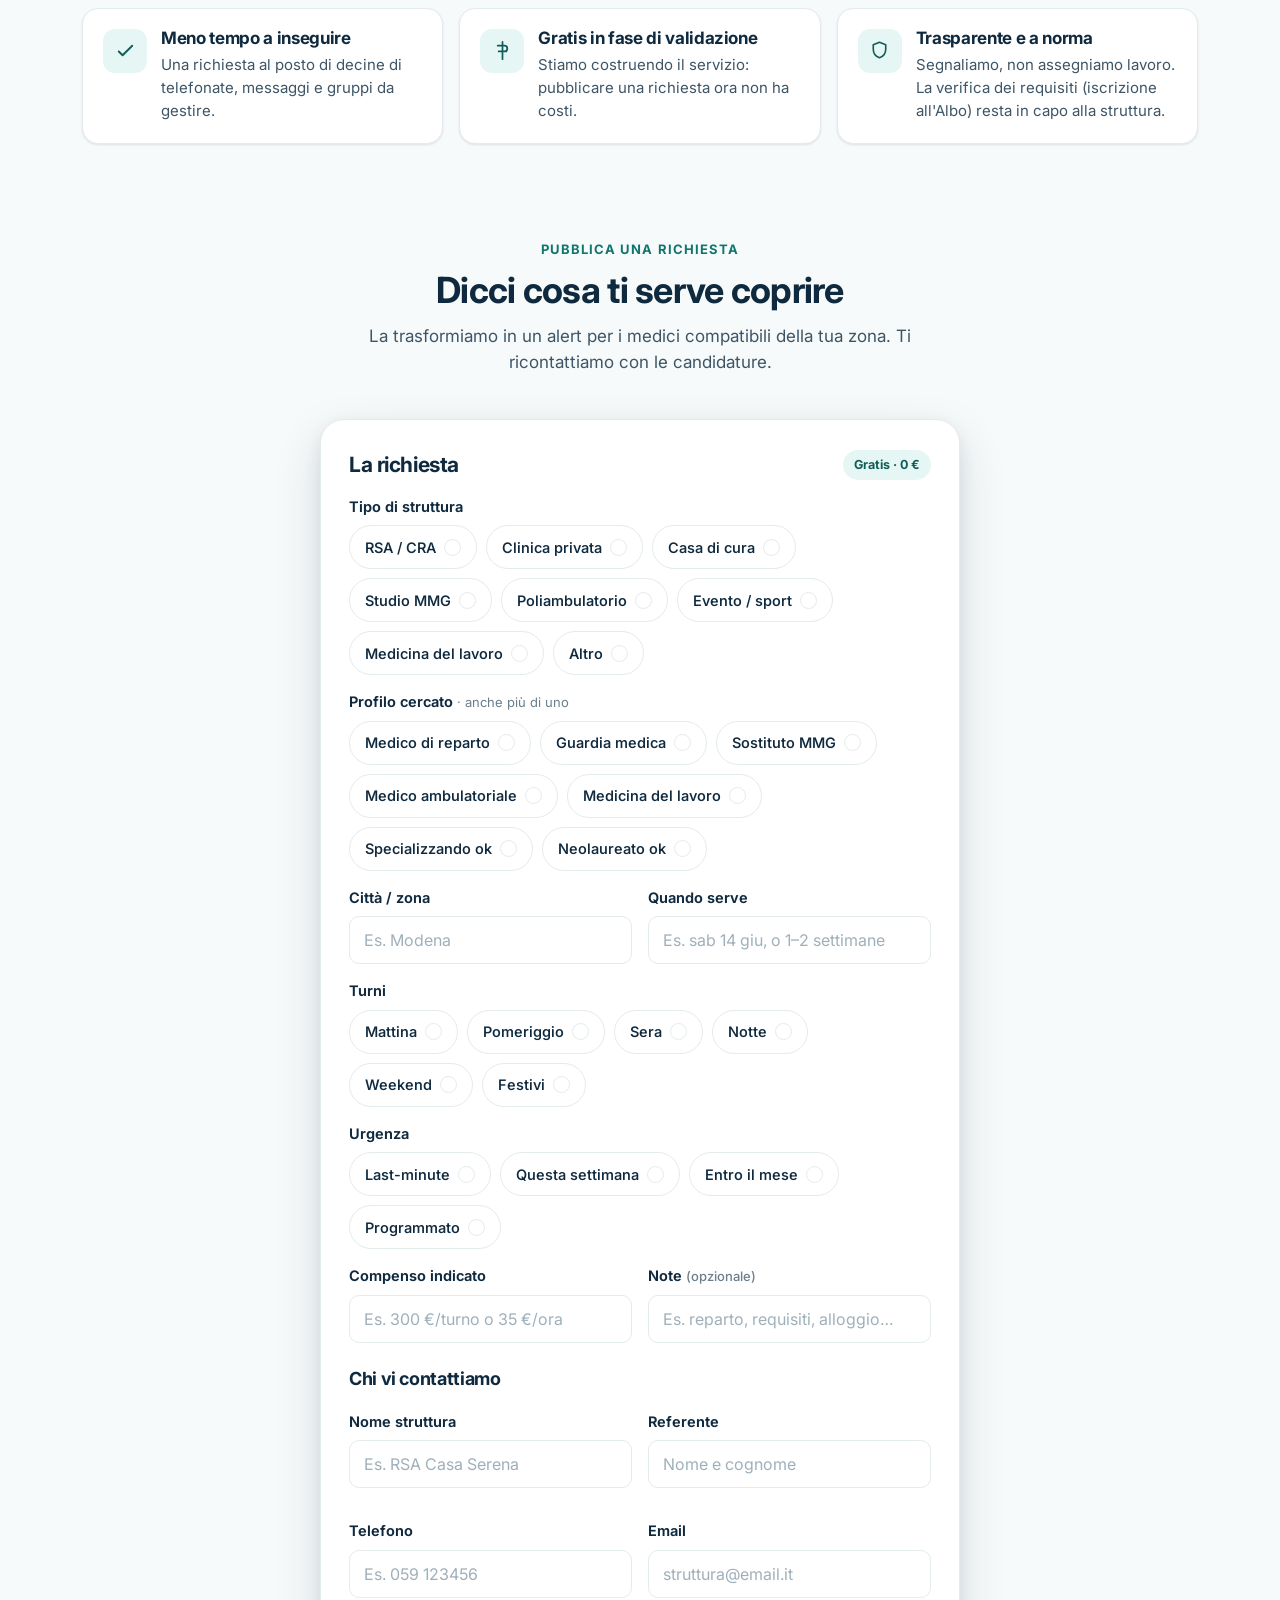
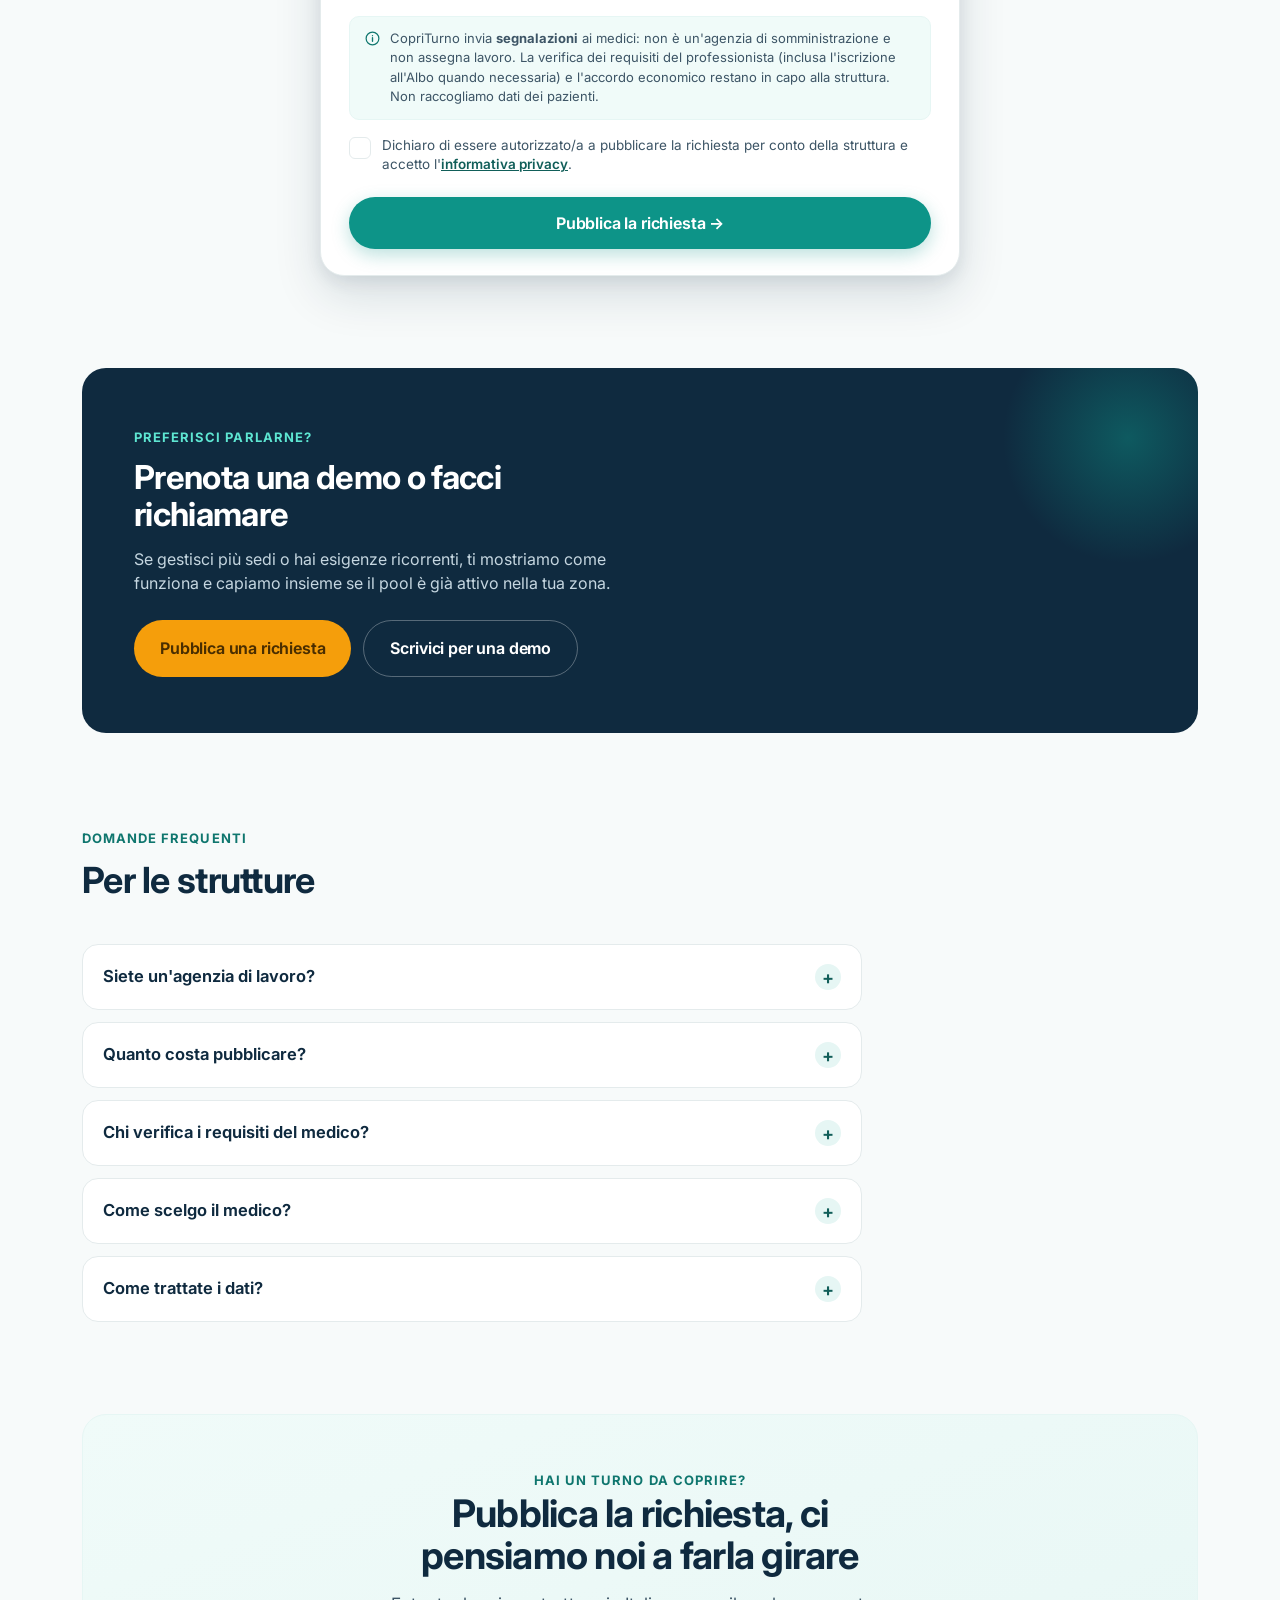
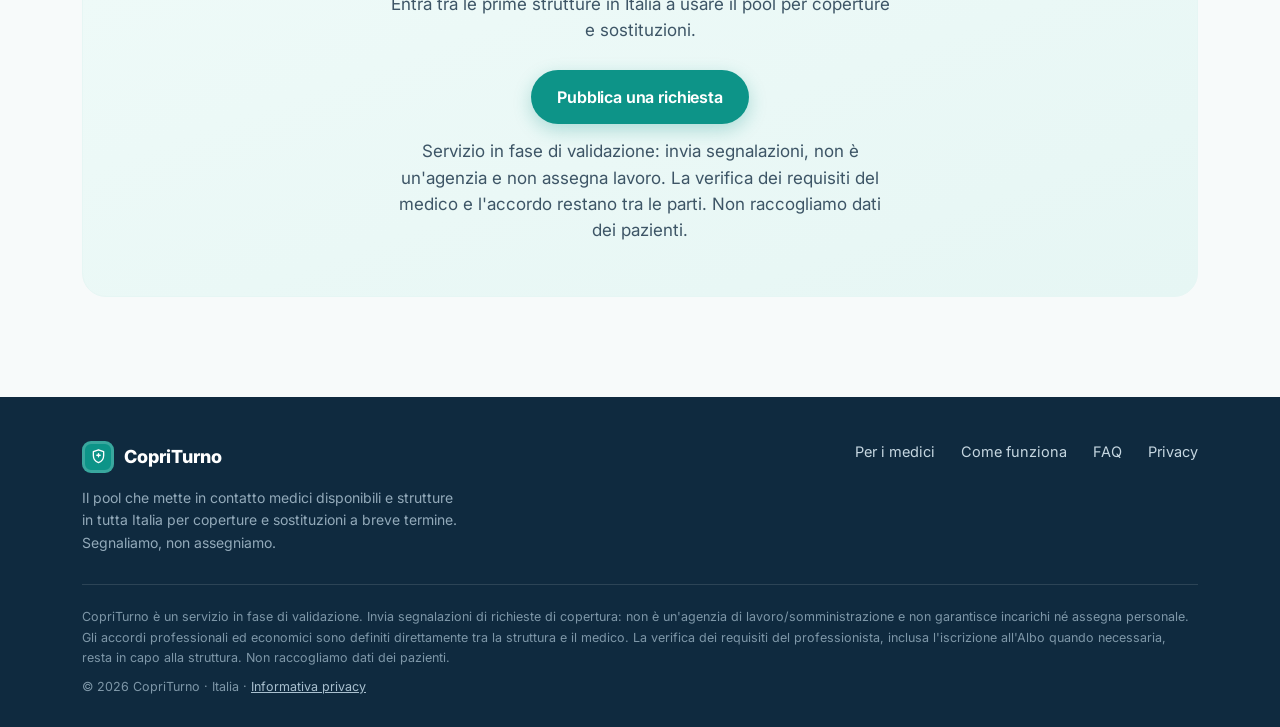
<file: strutture.html>
<!DOCTYPE html>
<html lang="it">
<head>
<meta charset="UTF-8" />
<meta name="viewport" content="width=device-width, initial-scale=1.0" />
<title>CopriTurno per le strutture: trova medici per coperture e sostituzioni in tutta Italia</title>
<meta name="description" content="Pubblichi una volta la richiesta di copertura, la segnaliamo ai medici compatibili della zona, ricevi candidature e scegli tu. Servizio in fase di validazione." />
<meta name="theme-color" content="#0D9488" />

<!-- Open Graph (WhatsApp / Telegram / Facebook) -->
<meta property="og:type" content="website" />
<meta property="og:url" content="https://copriturno.com/strutture.html" />
<meta property="og:site_name" content="CopriTurno" />
<meta property="og:locale" content="it_IT" />
<meta property="og:title" content="Un turno scoperto, senza il giro di telefonate" />
<meta property="og:description" content="Pubblichi la richiesta una volta, la segnaliamo ai medici compatibili della zona, ricevi candidature e scegli tu. Gratis in fase di validazione." />
<meta property="og:image" content="https://copriturno.com/assets/og-preview.jpg" />
<meta property="og:image:width" content="1200" />
<meta property="og:image:height" content="630" />
<meta property="og:image:alt" content="CopriTurno per le strutture" />

<!-- Twitter / X -->
<meta name="twitter:card" content="summary_large_image" />
<meta name="twitter:title" content="Un turno scoperto, senza il giro di telefonate" />
<meta name="twitter:description" content="Il pool dei medici per coperture e sostituzioni. Pubblica una richiesta, scegli tu chi contattare." />
<meta name="twitter:image" content="https://copriturno.com/assets/og-preview.jpg" />

<link rel="icon" href="data:image/svg+xml,%3Csvg xmlns='http://www.w3.org/2000/svg' viewBox='0 0 32 32'%3E%3Crect width='32' height='32' rx='8' fill='%230D9488'/%3E%3Cpath d='M16 6l8 3v6c0 5.2-3.4 9.3-8 11-4.6-1.7-8-5.8-8-11V9l8-3z' fill='%23fff'/%3E%3Cpath d='M16 11v8M12 15h8' stroke='%230D9488' stroke-width='2.2' stroke-linecap='round'/%3E%3C/svg%3E" />
<link rel="preconnect" href="https://fonts.googleapis.com" />
<link rel="preconnect" href="https://fonts.gstatic.com" crossorigin />
<link href="https://fonts.googleapis.com/css2?family=Inter:wght@400;500;550;600;650;700;800&display=swap" rel="stylesheet" />
<link rel="stylesheet" href="styles.css" />
<style>
  /* clinic-page accents (navy-led, credibile/istituzionale) */
  .hero.clinic::before { background:
    radial-gradient(680px 420px at 88% -8%, #E7EEF4 0%, transparent 62%),
    radial-gradient(520px 420px at -6% 8%, var(--teal-tint-2) 0%, transparent 60%); }
  .post-mock { background: var(--surface); border: 1px solid var(--line); border-radius: var(--radius-lg); box-shadow: var(--shadow-lg); overflow: hidden; max-width: 400px; margin-inline: auto; }
  .post-head { background: var(--navy); color: #fff; padding: 15px 18px; }
  .post-head .lbl { font-size: 11.5px; font-weight: 700; letter-spacing: .08em; text-transform: uppercase; color: #5EE6D2; }
  .post-head .ttl { font-size: 17px; font-weight: 700; margin-top: 3px; }
  .post-body { padding: 16px 18px; }
  .post-row { display: flex; align-items: center; gap: 9px; font-size: 14px; color: var(--ink-2); padding: 5px 0; }
  .post-row svg { width: 16px; height: 16px; color: var(--teal-600); flex: none; }
  .post-cand { border-top: 1px dashed var(--line); margin-top: 10px; padding-top: 13px; }
  .post-cand .ch { font-size: 12.5px; font-weight: 700; color: var(--teal-700); margin-bottom: 9px; display: flex; align-items: center; gap: 7px; }
  .cand { display: flex; align-items: center; gap: 11px; padding: 8px 0; }
  .cand-av { width: 36px; height: 36px; border-radius: 50%; flex: none; display: grid; place-items: center; font-weight: 800; font-size: 13px; color: #fff; }
  .cand-meta { flex: 1; min-width: 0; }
  .cand-meta b { font-size: 14px; color: var(--navy); display: block; }
  .cand-meta span { font-size: 12px; color: var(--ink-3); }
  .cand-new { font-size: 10.5px; font-weight: 800; color: #fff; background: var(--teal); padding: 3px 8px; border-radius: var(--radius-pill); text-transform: uppercase; letter-spacing: .04em; }
  .trust-row { display: flex; flex-wrap: wrap; gap: 10px 26px; margin-top: 26px; }
  .trust-item { display: flex; align-items: center; gap: 9px; font-size: 14px; color: var(--ink-2); font-weight: 550; }
  .trust-item svg { width: 19px; height: 19px; color: var(--teal); flex: none; }
  .form-grid2 { display: grid; gap: 16px; grid-template-columns: 1fr; }
  @media (min-width: 520px) { .form-grid2 { grid-template-columns: 1fr 1fr; } }
</style>
</head>
<body data-density="regular">

<!-- ============ HEADER ============ -->
<header class="site-header">
  <div class="wrap">
    <a class="brand" href="index.html" aria-label="CopriTurno home">
      <span class="brand-mark" aria-hidden="true">
        <svg viewBox="0 0 24 24" fill="none"><path d="M12 3.5l6.5 2.4v4.7c0 4.2-2.7 7.6-6.5 9-3.8-1.4-6.5-4.8-6.5-9V5.9L12 3.5z" stroke="currentColor" stroke-width="1.7" stroke-linejoin="round"/><path d="M12 8.3v4.1M9.9 10.4h4.2" stroke="currentColor" stroke-width="1.7" stroke-linecap="round"/></svg>
      </span>
      <span class="brand-name">CopriTurno</span>
    </a>
    <nav class="aud-toggle" aria-label="Scegli il tuo profilo">
      <a href="index.html">Per i medici</a>
      <a class="active" href="strutture.html" aria-current="page">Per le strutture</a>
    </nav>
    <a class="btn btn-primary header-cta" href="#pubblica">Pubblica una richiesta</a>
  </div>
</header>

<main id="top">
  <!-- ============ HERO ============ -->
  <section class="hero clinic">
    <div class="wrap">
      <div class="hero-grid">
        <div class="hero-copy">
          <div class="badges">
            <span class="badge"><svg viewBox="0 0 24 24" fill="none"><circle cx="12" cy="12" r="9" stroke="currentColor" stroke-width="1.8"/><path d="M8 12l2.5 2.5L16 9" stroke="currentColor" stroke-width="1.8" stroke-linecap="round" stroke-linejoin="round"/></svg>Il pool dei medici in Italia</span>
            <span class="badge amber"><svg viewBox="0 0 24 24" fill="none"><path d="M12 4v16M4 12h16" stroke="currentColor" stroke-width="2" stroke-linecap="round"/></svg>Pubblicare è gratis in fase di validazione</span>
          </div>
          <h1>Un turno scoperto, <span class="hl">senza il giro di telefonate</span></h1>
          <p class="hero-sub">Pubblichi la richiesta una volta. La segnaliamo ai medici compatibili della tua zona. Ricevi le candidature e scegli tu, l'accordo resta diretto con il professionista.</p>
          <div class="hero-cta-row">
            <a class="btn btn-primary" href="#pubblica">Pubblica una richiesta</a>
            <a class="btn btn-ghost" href="#demo">Prenota una demo</a>
          </div>
          <div class="trust-row">
            <span class="trust-item"><svg viewBox="0 0 24 24" fill="none"><path d="M12 3.5l6.5 2.4v4.7c0 4.2-2.7 7.6-6.5 9-3.8-1.4-6.5-4.8-6.5-9V5.9L12 3.5z" stroke="currentColor" stroke-width="1.7" stroke-linejoin="round"/></svg>Medici della tua provincia</span>
            <span class="trust-item"><svg viewBox="0 0 24 24" fill="none"><path d="M9 12l2 2 4-4" stroke="currentColor" stroke-width="1.9" stroke-linecap="round" stroke-linejoin="round"/><circle cx="12" cy="12" r="9" stroke="currentColor" stroke-width="1.7"/></svg>Scegli tu chi contattare</span>
          </div>
        </div>

        <div class="hero-media">
          <div class="post-mock" role="img" aria-label="Esempio di richiesta pubblicata e candidature ricevute">
            <div class="post-head">
              <div class="lbl">Richiesta pubblicata</div>
              <div class="ttl">Copertura medica · RSA</div>
            </div>
            <div class="post-body">
              <div class="post-row"><svg viewBox="0 0 24 24" fill="none"><path d="M12 21s-7-4.4-7-10a7 7 0 1114 0c0 5.6-7 10-7 10z" stroke="currentColor" stroke-width="1.8" stroke-linejoin="round"/><circle cx="12" cy="11" r="2.4" stroke="currentColor" stroke-width="1.8"/></svg><span>Modena · turno mattina (8–14)</span></div>
              <div class="post-row"><svg viewBox="0 0 24 24" fill="none"><rect x="3.5" y="5" width="17" height="16" rx="3" stroke="currentColor" stroke-width="1.7"/><path d="M3.5 9.5h17M8 3v4M16 3v4" stroke="currentColor" stroke-width="1.7" stroke-linecap="round"/></svg><span>Sabato 14 giugno · una giornata</span></div>
              <div class="post-row"><svg viewBox="0 0 24 24" fill="none"><path d="M12 3v18M7 7h7a3 3 0 010 6H8" stroke="currentColor" stroke-width="1.8" stroke-linecap="round" stroke-linejoin="round"/></svg><span>Compenso indicato: 300 €/turno</span></div>
              <div class="post-cand">
                <div class="ch"><span class="cand-new">3 nuove</span> candidature compatibili</div>
                <div class="cand">
                  <span class="cand-av" style="background:#0D9488;">GR</span>
                  <span class="cand-meta"><b>Dott.ssa G. R.</b><span>Medico abilitato · automunita · a 6 km</span></span>
                </div>
                <div class="cand">
                  <span class="cand-av" style="background:#0F2A3F;">MP</span>
                  <span class="cand-meta"><b>Dott. M. P.</b><span>Specializzando · disponibile sab/dom</span></span>
                </div>
                <div class="cand">
                  <span class="cand-av" style="background:#F59E0B;color:#4A2E00;">LF</span>
                  <span class="cand-meta"><b>Dott.ssa L. F.</b><span>Neolaureata · iscrizione Ordine in corso</span></span>
                </div>
              </div>
            </div>
          </div>
        </div>
      </div>
    </div>
  </section>

  <!-- ============ COME FUNZIONA ============ -->
  <section class="section" id="come-funziona">
    <div class="wrap">
      <div class="section-head">
        <span class="eyebrow">Come funziona</span>
        <h2>Dalla richiesta alla copertura, in chiaro</h2>
        <p>Niente passaparola su venti gruppi. Pubblichi una volta e gestisci tutto da un posto solo.</p>
      </div>
      <div class="steps">
        <div class="step"><div class="step-num">1</div><h3>Pubblichi la richiesta</h3><p>Indichi zona, profilo cercato, data, turno e compenso. Bastano pochi minuti.</p></div>
        <div class="step"><div class="step-num">2</div><h3>La segnaliamo ai medici</h3><p>Inviamo un alert solo ai professionisti del pool compatibili con la tua richiesta e la tua zona.</p></div>
        <div class="step"><div class="step-num">3</div><h3>Ricevi candidature</h3><p>Ti arrivano i medici interessati con i dati utili per valutarli. Nessuna assegnazione automatica.</p></div>
        <div class="step"><div class="step-num">4</div><h3>Scegli e contatti</h3><p>Selezioni chi preferisci e definite insieme i dettagli. L'accordo è diretto tra struttura e medico.</p></div>
      </div>
    </div>
  </section>

  <!-- ============ PERCHÉ ============ -->
  <section class="section" id="perche" style="padding-top:0;">
    <div class="wrap">
      <div class="section-head"><span class="eyebrow">Perché usarlo</span><h2>Cosa cambia per la tua struttura</h2></div>
      <div class="benefits">
        <div class="benefit"><span class="ic"><svg viewBox="0 0 24 24" fill="none"><circle cx="9" cy="8" r="3.2" stroke="currentColor" stroke-width="1.7"/><path d="M3.5 19a5.5 5.5 0 0111 0M16 6a3 3 0 010 6M21 19a5.2 5.2 0 00-3.5-4.9" stroke="currentColor" stroke-width="1.7" stroke-linecap="round"/></svg></span><div><h3>Un pool di medici della zona</h3><p>Professionisti già interessati a coperture e sostituzioni vicino a te.</p></div></div>
        <div class="benefit"><span class="ic"><svg viewBox="0 0 24 24" fill="none"><path d="M3 12h4l2 6 4-14 2 8h6" stroke="currentColor" stroke-width="1.8" stroke-linecap="round" stroke-linejoin="round"/></svg></span><div><h3>Segnalazione mirata</h3><p>La richiesta arriva solo a chi è compatibile per zona e disponibilità: meno rumore, candidature più pertinenti.</p></div></div>
        <div class="benefit"><span class="ic"><svg viewBox="0 0 24 24" fill="none"><path d="M9 12l2 2 4-4" stroke="currentColor" stroke-width="1.9" stroke-linecap="round" stroke-linejoin="round"/><rect x="4" y="4" width="16" height="16" rx="5" stroke="currentColor" stroke-width="1.8"/></svg></span><div><h3>Scegli sempre tu</h3><p>Valuti i profili e contatti chi preferisci. Nessuna assegnazione imposta.</p></div></div>
        <div class="benefit"><span class="ic"><svg viewBox="0 0 24 24" fill="none"><path d="M5 13l4 4L19 7" stroke="currentColor" stroke-width="2" stroke-linecap="round" stroke-linejoin="round"/></svg></span><div><h3>Meno tempo a inseguire</h3><p>Una richiesta al posto di decine di telefonate, messaggi e gruppi da gestire.</p></div></div>
        <div class="benefit"><span class="ic"><svg viewBox="0 0 24 24" fill="none"><path d="M12 3v18M7 7h7a3 3 0 010 6H8m8 0H9" stroke="currentColor" stroke-width="1.8" stroke-linecap="round" stroke-linejoin="round"/></svg></span><div><h3>Gratis in fase di validazione</h3><p>Stiamo costruendo il servizio: pubblicare una richiesta ora non ha costi.</p></div></div>
        <div class="benefit"><span class="ic"><svg viewBox="0 0 24 24" fill="none"><path d="M12 3.5l6.5 2.4v4.7c0 4.2-2.7 7.6-6.5 9-3.8-1.4-6.5-4.8-6.5-9V5.9L12 3.5z" stroke="currentColor" stroke-width="1.7" stroke-linejoin="round"/></svg></span><div><h3>Trasparente e a norma</h3><p>Segnaliamo, non assegniamo lavoro. La verifica dei requisiti (iscrizione all'Albo) resta in capo alla struttura.</p></div></div>
      </div>
    </div>
  </section>

  <!-- ============ FORM: PUBBLICA RICHIESTA ============ -->
  <section class="section" id="pubblica" style="padding-top:0;">
    <div class="wrap">
      <div class="section-head" style="text-align:center;margin-inline:auto;">
        <span class="eyebrow">Pubblica una richiesta</span>
        <h2>Dicci cosa ti serve coprire</h2>
        <p style="margin-inline:auto;">La trasformiamo in un alert per i medici compatibili della tua zona. Ti ricontattiamo con le candidature.</p>
      </div>

      <div style="max-width:640px;margin-inline:auto;">
        <div class="form-card" id="clinic-card">
          <form id="clinic-form" novalidate>
            <div class="form-eyebrow"><h3>La richiesta</h3><span class="form-free">Gratis · 0 €</span></div>

            <div class="field" data-required data-chips="single" data-name="tipo-struttura">
              <label>Tipo di struttura</label>
              <div class="chips single" data-group="tipo-struttura"></div>
              <div class="field-err">Seleziona il tipo di struttura.</div>
            </div>

            <div class="field" data-required data-chips="multi" data-name="profilo">
              <label>Profilo cercato <span class="hint">· anche più di uno</span></label>
              <div class="chips" data-group="profilo"></div>
              <div class="field-err">Indica almeno un profilo.</div>
            </div>

            <div class="form-grid2">
              <div class="field" data-required>
                <label for="c-citta">Città / zona</label>
                <input class="input" type="text" id="c-citta" placeholder="Es. Modena" />
                <div class="field-err">Indica la città o zona.</div>
              </div>
              <div class="field" data-required>
                <label for="c-quando">Quando serve</label>
                <input class="input" type="text" id="c-quando" placeholder="Es. sab 14 giu, o 1–2 settimane" />
                <div class="field-err">Indica quando serve la copertura.</div>
              </div>
            </div>

            <div class="field" data-required data-chips="multi" data-name="turni">
              <label>Turni</label>
              <div class="chips" data-group="turni"></div>
              <div class="field-err">Seleziona almeno un turno.</div>
            </div>

            <div class="field" data-chips="single" data-name="urgenza">
              <label>Urgenza</label>
              <div class="chips single" data-group="urgenza"></div>
            </div>

            <div class="form-grid2">
              <div class="field" data-required>
                <label for="c-compenso">Compenso indicato</label>
                <input class="input" type="text" id="c-compenso" placeholder="Es. 300 €/turno o 35 €/ora" />
                <div class="field-err">Indica il compenso (anche indicativo).</div>
              </div>
              <div class="field">
                <label for="c-note">Note <span class="opt">(opzionale)</span></label>
                <input class="input" type="text" id="c-note" placeholder="Es. reparto, requisiti, alloggio…" />
              </div>
            </div>

            <div class="form-eyebrow" style="margin-top:26px;"><h3 style="font-size:18px;">Chi vi contattiamo</h3></div>
            <div class="form-grid2">
              <div class="field" data-required>
                <label for="c-struttura">Nome struttura</label>
                <input class="input" type="text" id="c-struttura" placeholder="Es. RSA Casa Serena" />
                <div class="field-err">Inserisci il nome della struttura.</div>
              </div>
              <div class="field" data-required>
                <label for="c-ref">Referente</label>
                <input class="input" type="text" id="c-ref" placeholder="Nome e cognome" />
                <div class="field-err">Inserisci il referente.</div>
              </div>
              <div class="field" data-required data-type="phone">
                <label for="c-tel">Telefono</label>
                <input class="input" type="tel" id="c-tel" placeholder="Es. 059 123456" inputmode="tel" />
                <div class="field-err">Inserisci un recapito telefonico valido.</div>
              </div>
              <div class="field" data-required>
                <label for="c-email">Email</label>
                <input class="input" type="email" id="c-email" placeholder="struttura@email.it" />
                <div class="field-err">Controlla l'indirizzo email.</div>
              </div>
            </div>

            <div class="form-note">
              <svg viewBox="0 0 24 24" fill="none"><circle cx="12" cy="12" r="9" stroke="currentColor" stroke-width="1.7"/><path d="M12 11v5M12 8h.01" stroke="currentColor" stroke-width="1.9" stroke-linecap="round"/></svg>
              <span>CopriTurno invia <b>segnalazioni</b> ai medici: non è un'agenzia di somministrazione e non assegna lavoro. La verifica dei requisiti del professionista (inclusa l'iscrizione all'Albo quando necessaria) e l'accordo economico restano in capo alla struttura. Non raccogliamo dati dei pazienti.</span>
            </div>

            <label class="consent" data-required-consent>
              <input type="checkbox" id="cc-terms" />
              <span>Dichiaro di essere autorizzato/a a pubblicare la richiesta per conto della struttura e accetto l'<a href="#" class="open-privacy">informativa privacy</a>.</span>
            </label>

            <div class="form-nav">
              <button type="button" class="btn btn-primary btn-block" id="clinic-submit">Pubblica la richiesta →</button>
            </div>
          </form>

          <div class="confirm" id="clinic-confirm">
            <div class="confirm-ic"><svg viewBox="0 0 24 24" fill="none"><circle cx="12" cy="12" r="10" stroke="currentColor" stroke-width="1.6" opacity=".4"/><path d="M7.5 12.4l3 3 6-6.4" stroke="currentColor" stroke-width="2" stroke-linecap="round" stroke-linejoin="round"/></svg></div>
            <h3>Richiesta ricevuta ✓</h3>
            <p>Grazie! La trasformiamo in una segnalazione per i medici compatibili della zona e vi ricontattiamo ai recapiti indicati con le candidature. Nessun medico viene assegnato in automatico: scegliete voi.</p>
            <div class="confirm-recap" id="clinic-recap"></div>
            <p style="font-size:14px;color:var(--ink-3);">In fase di validazione i tempi possono variare in base ai medici già presenti nella tua zona.</p>
          </div>
        </div>
      </div>
    </div>
  </section>

  <!-- ============ DEMO / CONTATTO ============ -->
  <section class="section" id="demo" style="padding-top:0;">
    <div class="wrap">
      <div class="density">
        <div class="density-inner">
          <span class="eyebrow">Preferisci parlarne?</span>
          <h2>Prenota una demo o facci richiamare</h2>
          <p>Se gestisci più sedi o hai esigenze ricorrenti, ti mostriamo come funziona e capiamo insieme se il pool è già attivo nella tua zona.</p>
          <div class="density-cta">
            <a class="btn btn-amber" href="#pubblica">Pubblica una richiesta</a>
            <a class="btn btn-ghost" href="mailto:info@copriturno.com?subject=Demo%20CopriTurno" style="background:transparent;border-color:rgba(255,255,255,.3);color:#fff;">Scrivici per una demo</a>
          </div>
        </div>
      </div>
    </div>
  </section>

  <!-- ============ FAQ ============ -->
  <section class="section" id="faq" style="padding-top:0;">
    <div class="wrap">
      <div class="section-head"><span class="eyebrow">Domande frequenti</span><h2>Per le strutture</h2></div>
      <div class="faq">
        <details class="faq-item"><summary>Siete un'agenzia di lavoro?<span class="pm">+</span></summary><div class="faq-body"><p>No. CopriTurno è un servizio in fase di validazione che invia <b>segnalazioni</b> di richieste ai medici del pool. Non somministriamo personale e non assegniamo lavoro: ricevete candidature e scegliete voi.</p></div></details>
        <details class="faq-item"><summary>Quanto costa pubblicare?<span class="pm">+</span></summary><div class="faq-body"><p>In questa fase di validazione pubblicare una richiesta è gratuito. Eventuali condizioni future verranno comunicate in modo trasparente e in anticipo.</p></div></details>
        <details class="faq-item"><summary>Chi verifica i requisiti del medico?<span class="pm">+</span></summary><div class="faq-body"><p>La verifica dei requisiti del professionista, inclusa l'iscrizione all'Albo quando necessaria, resta in capo alla struttura, come previsto per lo svolgimento dell'attività medica. Noi facilitiamo solo il contatto.</p></div></details>
        <details class="faq-item"><summary>Come scelgo il medico?<span class="pm">+</span></summary><div class="faq-body"><p>Ricevete le candidature compatibili con i dati utili a valutarle e contattate chi preferite. L'accordo professionale ed economico è definito direttamente tra struttura e medico.</p></div></details>
        <details class="faq-item"><summary>Come trattate i dati?<span class="pm">+</span></summary><div class="faq-body"><p>Usiamo i dati della struttura e del referente solo per gestire la richiesta e ricontattarvi, secondo l'informativa privacy. Non raccogliamo dati dei pazienti. <a href="#" class="open-privacy" style="color:var(--teal-700);font-weight:600;">Leggi l'informativa →</a></p></div></details>
      </div>
    </div>
  </section>

  <!-- ============ FINAL CTA ============ -->
  <section class="section" style="padding-top:0;">
    <div class="wrap">
      <div class="final-cta">
        <span class="eyebrow">Hai un turno da coprire?</span>
        <h2>Pubblica la richiesta, ci pensiamo noi a farla girare</h2>
        <p>Entra tra le prime strutture in Italia a usare il pool per coperture e sostituzioni.</p>
        <a class="btn btn-primary" href="#pubblica">Pubblica una richiesta</a>
        <p class="final-legal">Servizio in fase di validazione: invia segnalazioni, non è un'agenzia e non assegna lavoro. La verifica dei requisiti del medico e l'accordo restano tra le parti. Non raccogliamo dati dei pazienti.</p>
      </div>
    </div>
  </section>
</main>

<!-- ============ FOOTER ============ -->
<footer class="site-footer">
  <div class="wrap">
    <div class="footer-top">
      <div>
        <div class="footer-brand">
          <span class="brand-mark" aria-hidden="true"><svg viewBox="0 0 24 24" fill="none"><path d="M12 3.5l6.5 2.4v4.7c0 4.2-2.7 7.6-6.5 9-3.8-1.4-6.5-4.8-6.5-9V5.9L12 3.5z" stroke="currentColor" stroke-width="1.7" stroke-linejoin="round"/><path d="M12 8.3v4.1M9.9 10.4h4.2" stroke="currentColor" stroke-width="1.7" stroke-linecap="round"/></svg></span>
          CopriTurno
        </div>
        <p class="footer-desc">Il pool che mette in contatto medici disponibili e strutture in tutta Italia per coperture e sostituzioni a breve termine. Segnaliamo, non assegniamo.</p>
      </div>
      <nav class="footer-links" aria-label="Link footer">
        <a href="index.html">Per i medici</a>
        <a href="#come-funziona">Come funziona</a>
        <a href="#faq">FAQ</a>
        <a href="#" class="open-privacy">Privacy</a>
      </nav>
    </div>
    <div class="footer-legal">
      <p>CopriTurno è un servizio in fase di validazione. Invia segnalazioni di richieste di copertura: non è un'agenzia di lavoro/somministrazione e non garantisce incarichi né assegna personale. Gli accordi professionali ed economici sono definiti direttamente tra la struttura e il medico. La verifica dei requisiti del professionista, inclusa l'iscrizione all'Albo quando necessaria, resta in capo alla struttura. Non raccogliamo dati dei pazienti.</p>
      <p>© <span id="year">2026</span> CopriTurno · Italia · <a href="#" class="open-privacy" style="color:#A9C0CF;">Informativa privacy</a></p>
    </div>
  </div>
</footer>

<!-- ============ PRIVACY MODAL ============ -->
<div class="modal-overlay" id="privacy-modal" role="dialog" aria-modal="true" aria-labelledby="privacy-title">
  <div class="modal">
    <div class="modal-head"><h2 id="privacy-title">Informativa privacy</h2><button class="modal-close" id="privacy-close" aria-label="Chiudi">×</button></div>
    <p>Sintesi in linguaggio chiaro di come trattiamo i dati della struttura e del referente quando pubblichi una richiesta. CopriTurno è un servizio in fase di validazione.</p>
    <h3>Quali dati raccogliamo</h3>
    <ul><li>Dati della struttura e del referente (nome struttura, referente, telefono, email) e i dettagli della richiesta di copertura.</li><li><b>Non</b> raccogliamo né trattiamo dati relativi ai pazienti.</li></ul>
    <h3>Perché li usiamo</h3>
    <ul><li>Trasformare la richiesta in una segnalazione per i medici compatibili della zona.</li><li>Ricontattarti con le candidature e gestire il servizio durante la fase di validazione.</li></ul>
    <h3>Con chi li condividiamo</h3>
    <p>I dettagli della richiesta vengono mostrati ai medici del pool per consentire la candidatura. I recapiti del referente sono usati per ricontattarti. Non vendiamo i dati a terzi.</p>
    <h3>I tuoi diritti (GDPR)</h3>
    <p>Puoi accedere ai dati, rettificarli, cancellarli, limitarne o opporti al trattamento e revocare il consenso in qualsiasi momento scrivendo a info@copriturno.com.</p>
    <p class="modal-meta">Versione di sintesi a scopo dimostrativo. L'informativa completa e i recapiti del titolare verranno forniti prima dell'attivazione del servizio.</p>
  </div>
</div>

<!-- ============ STICKY MOBILE CTA ============ -->
<div class="sticky-cta" id="sticky-cta">
  <div class="sc-text">
    <strong>Pubblica una richiesta</strong>
    <span>Gratis in fase di validazione</span>
  </div>
  <a class="btn btn-primary" href="#pubblica">Inizia</a>
</div>

<script src="config.js"></script>
<script src="clinic.js"></script>

<template id="__bundler_thumbnail">
  <svg viewBox="0 0 100 100" xmlns="http://www.w3.org/2000/svg">
    <rect width="100" height="100" fill="#0F2A3F"/>
    <path d="M50 24l20 7.4v14.4c0 13-8.4 23.4-20 27.8-11.6-4.4-20-14.8-20-27.8V31.4L50 24z" fill="#0D9488"/>
    <path d="M50 39v18M41 48h18" stroke="#fff" stroke-width="5" stroke-linecap="round"/>
  </svg>
</template>

</body>
</html>
</file>
<file: styles.css>
/* ===========================================================
   CopriTurno — landing page styles
   Mobile-first. Brand: teal + navy, amber accent, Inter.
   Tokens are CSS custom properties so the Tweaks panel can
   reskin palette / font / density live without touching markup.
   =========================================================== */

:root {
  /* palette (overridable by tweaks) */
  --teal: #0D9488;
  --teal-600: #0F766E;
  --teal-700: #115E59;
  --teal-tint: #E6F6F4;
  --teal-tint-2: #F0FBF9;
  --navy: #0F2A3F;
  --navy-2: #163B57;
  --amber: #F59E0B;
  --amber-soft: #FEF3E2;

  /* neutrals */
  --bg: #F7FAFA;
  --surface: #FFFFFF;
  --ink: #0F2A3F;
  --ink-2: #3D5566;
  --ink-3: #6B7F8C;
  --line: #E4EBEC;
  --line-2: #EFF3F4;

  /* type */
  --font: "Inter", system-ui, -apple-system, "Segoe UI", sans-serif;

  /* shape + rhythm (density-overridable) */
  --radius-sm: 10px;
  --radius: 16px;
  --radius-lg: 24px;
  --radius-pill: 999px;
  --section-pad: 64px;
  --gap: 16px;

  --shadow-sm: 0 1px 2px rgba(15, 42, 63, .06), 0 1px 3px rgba(15, 42, 63, .05);
  --shadow: 0 4px 14px rgba(15, 42, 63, .07), 0 2px 6px rgba(15, 42, 63, .05);
  --shadow-lg: 0 18px 48px rgba(15, 42, 63, .14), 0 6px 16px rgba(15, 42, 63, .08);

  --maxw: 1180px;
}

/* density variants */
[data-density="compact"] { --section-pad: 48px; --gap: 12px; }
[data-density="comfy"]   { --section-pad: 88px; --gap: 20px; }

* { box-sizing: border-box; }

html { scroll-behavior: smooth; -webkit-text-size-adjust: 100%; }

body {
  margin: 0;
  font-family: var(--font);
  color: var(--ink);
  background: var(--bg);
  line-height: 1.55;
  font-size: 16px;
  -webkit-font-smoothing: antialiased;
  text-rendering: optimizeLegibility;
}

h1, h2, h3, h4 { margin: 0; line-height: 1.12; letter-spacing: -0.02em; font-weight: 700; }
p { margin: 0; }
a { color: inherit; }
img, svg { display: block; max-width: 100%; }
button { font-family: inherit; cursor: pointer; }

.wrap { width: 100%; max-width: var(--maxw); margin: 0 auto; padding-inline: 20px; }

.eyebrow {
  font-size: 13px; font-weight: 700; letter-spacing: .08em; text-transform: uppercase;
  color: var(--teal-600);
}

/* ---------- buttons ---------- */
.btn {
  display: inline-flex; align-items: center; justify-content: center; gap: 10px;
  border: 0; border-radius: var(--radius-pill);
  font-weight: 650; font-size: 16px; letter-spacing: -0.01em;
  padding: 15px 26px; min-height: 52px;
  text-decoration: none; transition: transform .12s ease, box-shadow .2s ease, background .2s ease;
  white-space: nowrap;
}
.btn:active { transform: translateY(1px); }
.btn-primary { background: var(--teal); color: #fff; box-shadow: 0 6px 18px rgba(13,148,136,.28); }
.btn-primary:hover { background: var(--teal-600); box-shadow: 0 8px 22px rgba(13,148,136,.34); }
.btn-ghost { background: var(--surface); color: var(--navy); border: 1.5px solid var(--line); }
.btn-ghost:hover { border-color: var(--teal); color: var(--teal-600); }
.btn-block { width: 100%; }

/* ---------- header ---------- */
.site-header {
  position: sticky; top: 0; z-index: 40;
  background: rgba(247,250,250,.82);
  backdrop-filter: saturate(160%) blur(12px);
  border-bottom: 1px solid var(--line-2);
}
.site-header .wrap { display: flex; align-items: center; justify-content: space-between; height: 64px; }
.brand { display: flex; align-items: center; gap: 10px; font-weight: 800; font-size: 18px; letter-spacing: -0.02em; color: var(--navy); text-decoration: none; }
.brand-mark {
  width: 32px; height: 32px; border-radius: 9px; flex: none;
  background: var(--teal); display: grid; place-items: center; color: #fff;
  box-shadow: inset 0 0 0 3px rgba(255,255,255,.18);
}
.brand-mark svg { width: 19px; height: 19px; }
.header-cta { display: none; }

/* ---------- hero ---------- */
.hero { padding-top: 34px; padding-bottom: var(--section-pad); position: relative; overflow: hidden; }
.hero::before {
  content: ""; position: absolute; inset: 0; z-index: -1;
  background:
    radial-gradient(680px 420px at 88% -8%, var(--teal-tint) 0%, transparent 62%),
    radial-gradient(520px 420px at -6% 8%, var(--teal-tint-2) 0%, transparent 60%);
}
.hero-grid { display: grid; gap: 34px; align-items: start; }

.badges { display: flex; flex-wrap: wrap; gap: 10px; margin-bottom: 18px; }
.badge {
  display: inline-flex; align-items: center; gap: 7px;
  font-size: 13px; font-weight: 650; color: var(--teal-700);
  background: var(--surface); border: 1px solid var(--line);
  padding: 7px 13px; border-radius: var(--radius-pill); box-shadow: var(--shadow-sm);
}
.badge.amber { color: #B45309; background: var(--amber-soft); border-color: #F6E0BA; }
.badge svg { width: 15px; height: 15px; }

.hero h1 {
  font-size: clamp(30px, 8.4vw, 52px);
  letter-spacing: -0.03em; color: var(--navy);
  text-wrap: balance;
}
.hero h1 .hl { color: var(--teal); }
.hero-sub { margin-top: 18px; font-size: clamp(16px, 4.4vw, 19px); color: var(--ink-2); max-width: 36ch; text-wrap: pretty; }
.hero-cta-row { margin-top: 26px; display: flex; flex-wrap: wrap; gap: 12px; align-items: center; }
.hero-reassure { margin-top: 16px; display: flex; align-items: center; gap: 8px; font-size: 14px; color: var(--ink-3); }
.hero-reassure svg { width: 16px; height: 16px; color: var(--teal); flex: none; }

/* hero media (abstract composition / whatsapp) */
.hero-media { position: relative; }

/* WhatsApp mock */
.wa {
  background: #fff; border-radius: var(--radius-lg); box-shadow: var(--shadow-lg);
  overflow: hidden; border: 1px solid var(--line); max-width: 380px; margin-inline: auto;
}
.wa-top { background: #075E54; color: #fff; padding: 13px 16px; display: flex; align-items: center; gap: 11px; }
.wa-avatar { width: 38px; height: 38px; border-radius: 50%; background: var(--teal); display: grid; place-items: center; color: #fff; font-weight: 800; flex: none; }
.wa-name { font-weight: 700; font-size: 15px; line-height: 1.2; }
.wa-status { font-size: 11.5px; opacity: .8; }
.wa-body { background: #ECE5DD; padding: 16px 14px; display: flex; flex-direction: column; gap: 10px; min-height: 320px; background-image: linear-gradient(rgba(255,255,255,.04), rgba(255,255,255,.04)); }
.wa-day { align-self: center; background: #D7E5CF; color: #4A6B45; font-size: 11px; font-weight: 600; padding: 3px 11px; border-radius: 8px; }
.bubble { max-width: 84%; padding: 9px 12px; border-radius: 12px; font-size: 14px; line-height: 1.4; box-shadow: 0 1px 1px rgba(0,0,0,.08); position: relative; }
.bubble.in { align-self: flex-start; background: #fff; border-top-left-radius: 3px; }
.bubble.out { align-self: flex-end; background: #DCF8C6; border-top-right-radius: 3px; }
.bubble .meta { display: block; text-align: right; font-size: 10.5px; color: #7b8a72; margin-top: 3px; }
.bubble .tag { display: inline-block; font-size: 11px; font-weight: 700; color: var(--teal-700); background: var(--teal-tint); padding: 2px 8px; border-radius: 6px; margin-bottom: 5px; }
.bubble b { color: var(--navy); }
.wa-actions { display: flex; gap: 8px; margin-top: 4px; }
.wa-pill { font-size: 12.5px; font-weight: 650; padding: 6px 12px; border-radius: var(--radius-pill); border: 1.5px solid; }
.wa-pill.yes { color: #fff; background: var(--teal); border-color: var(--teal); }
.wa-pill.no { color: var(--ink-2); background: #fff; border-color: var(--line); }

/* abstract composition */
.compo { position: relative; aspect-ratio: 1 / 1; max-width: 420px; margin-inline: auto; display: none; }

/* ---------- generic section ---------- */
.section { padding-block: var(--section-pad); }
.section-head { max-width: 640px; margin-bottom: 34px; }
.section-head h2 { font-size: clamp(25px, 6.2vw, 36px); color: var(--navy); margin-top: 10px; }
.section-head p { margin-top: 12px; color: var(--ink-2); font-size: 17px; }

/* ---------- come funziona (steps) ---------- */
.steps { display: grid; gap: var(--gap); grid-template-columns: 1fr; counter-reset: step; }
.step {
  background: var(--surface); border: 1px solid var(--line); border-radius: var(--radius);
  padding: 22px 20px; box-shadow: var(--shadow-sm); position: relative;
}
.step-num {
  width: 38px; height: 38px; border-radius: 11px; background: var(--teal-tint); color: var(--teal-700);
  display: grid; place-items: center; font-weight: 800; font-size: 16px; margin-bottom: 14px;
}
.step h3 { font-size: 18px; color: var(--navy); }
.step p { margin-top: 7px; color: var(--ink-2); font-size: 15px; }

/* ---------- benefits ---------- */
.benefits { display: grid; gap: var(--gap); grid-template-columns: 1fr; }
.benefit { display: flex; gap: 14px; background: var(--surface); border: 1px solid var(--line); border-radius: var(--radius); padding: 20px; box-shadow: var(--shadow-sm); }
.benefit .ic { width: 44px; height: 44px; flex: none; border-radius: 12px; background: var(--teal-tint); color: var(--teal-700); display: grid; place-items: center; }
.benefit .ic svg { width: 23px; height: 23px; }
.benefit h3 { font-size: 17px; color: var(--navy); }
.benefit p { margin-top: 5px; color: var(--ink-2); font-size: 15px; }

/* ---------- form ---------- */
.form-card {
  background: var(--surface); border: 1px solid var(--line);
  border-radius: var(--radius-lg); box-shadow: var(--shadow-lg);
  padding: 24px 20px 22px; position: relative;
}
.form-card .form-eyebrow { display: flex; align-items: center; justify-content: space-between; gap: 12px; margin-bottom: 6px; }
.form-card h3 { font-size: 21px; color: var(--navy); }
.form-free { font-size: 12.5px; font-weight: 700; color: var(--teal-700); background: var(--teal-tint); padding: 5px 11px; border-radius: var(--radius-pill); white-space: nowrap; }

.progress { margin: 16px 0 4px; }
.progress-meta { display: flex; justify-content: space-between; font-size: 12.5px; color: var(--ink-3); margin-bottom: 7px; font-weight: 600; }
.progress-track { height: 7px; background: var(--line-2); border-radius: 99px; overflow: hidden; }
.progress-bar { height: 100%; width: 0; background: linear-gradient(90deg, var(--teal), var(--teal-600)); border-radius: 99px; transition: width .35s cubic-bezier(.4,0,.2,1); }

.step-panel { display: none; animation: fade .3s ease; }
.step-panel.active { display: block; }
@keyframes fade { from { opacity: 0; transform: translateY(6px); } to { opacity: 1; transform: none; } }

.field { margin-top: 16px; }
.field > label { display: block; font-weight: 650; font-size: 14.5px; color: var(--navy); margin-bottom: 7px; }
.field .hint { font-weight: 400; color: var(--ink-3); font-size: 13px; }
.field .opt { font-weight: 500; color: var(--ink-3); font-size: 13px; }
.input {
  width: 100%; padding: 13px 14px; border-radius: var(--radius-sm); border: 1.5px solid var(--line);
  font-size: 16px; font-family: inherit; color: var(--ink); background: #fff; transition: border .15s, box-shadow .15s;
}
.input::placeholder { color: #9fb0ba; }
.input:focus { outline: none; border-color: var(--teal); box-shadow: 0 0 0 4px rgba(13,148,136,.13); }
.input-group { display: flex; align-items: stretch; }
.input-prefix { display: flex; align-items: center; padding: 0 13px; background: var(--teal-tint-2); border: 1.5px solid var(--line); border-right: 0; border-radius: var(--radius-sm) 0 0 var(--radius-sm); font-size: 15px; font-weight: 600; color: var(--teal-700); }
.input-group .input { border-radius: 0 var(--radius-sm) var(--radius-sm) 0; }

.field-err { display: none; color: #C2410C; font-size: 13px; margin-top: 6px; font-weight: 600; }
.field.invalid .input { border-color: #E5793B; }
.field.invalid .field-err { display: block; }

/* chip groups (tap-first) */
.chips { display: flex; flex-wrap: wrap; gap: 9px; }
.chip {
  display: inline-flex; align-items: center; gap: 8px;
  padding: 11px 15px; border-radius: var(--radius-pill);
  border: 1.5px solid var(--line); background: #fff; color: var(--ink);
  font-size: 14.5px; font-weight: 550; transition: all .14s ease; min-height: 44px;
  user-select: none;
}
.chip:hover { border-color: var(--teal); color: var(--teal-700); }
.chip .tick { width: 17px; height: 17px; border-radius: 50%; border: 1.6px solid var(--line); display: grid; place-items: center; flex: none; transition: all .14s; }
.chip .tick svg { width: 11px; height: 11px; color: #fff; opacity: 0; transform: scale(.5); transition: all .14s; }
.chip[aria-pressed="true"] { background: var(--teal-tint); border-color: var(--teal); color: var(--teal-700); font-weight: 650; }
.chip[aria-pressed="true"] .tick { background: var(--teal); border-color: var(--teal); }
.chip[aria-pressed="true"] .tick svg { opacity: 1; transform: scale(1); }
/* single-select radio style chips */
.chips.single .chip[aria-pressed="true"] .tick { border-radius: 50%; }

.form-note {
  display: flex; gap: 9px; margin-top: 18px; padding: 12px 14px;
  background: var(--teal-tint-2); border: 1px solid var(--teal-tint); border-radius: var(--radius-sm);
  font-size: 13px; color: var(--ink-2); line-height: 1.5;
}
.form-note svg { width: 17px; height: 17px; color: var(--teal-600); flex: none; margin-top: 1px; }

.consent { display: flex; gap: 11px; margin-top: 16px; align-items: flex-start; cursor: pointer; }
.consent input { margin: 0; appearance: none; -webkit-appearance: none; width: 22px; height: 22px; flex: none; border: 1.7px solid var(--line); border-radius: 6px; background: #fff; display: grid; place-items: center; transition: all .14s; margin-top: 1px; }
.consent input::after { content: ""; width: 11px; height: 11px; background: #fff; clip-path: polygon(14% 47%, 0 60%, 40% 100%, 100% 22%, 86% 8%, 38% 70%); opacity: 0; transition: opacity .14s; }
.consent input:checked { background: var(--teal); border-color: var(--teal); }
.consent input:checked::after { opacity: 1; }
.consent input:focus-visible { outline: 2px solid var(--teal); outline-offset: 2px; }
.consent span { font-size: 13.5px; color: var(--ink-2); line-height: 1.45; }
.consent a { color: var(--teal-700); font-weight: 600; }
.consent.invalid span { color: #C2410C; }

.form-nav { display: flex; gap: 12px; margin-top: 22px; align-items: center; }
.form-nav .btn { flex: 1; }
.btn-back { background: transparent; border: 0; color: var(--ink-3); font-weight: 650; font-size: 15px; padding: 12px; min-height: 44px; flex: none !important; width: auto; }
.btn-back:hover { color: var(--navy); }

/* confirmation */
.confirm { text-align: center; padding: 12px 4px 4px; display: none; animation: fade .4s ease; }
.confirm.active { display: block; }
.confirm-ic { width: 76px; height: 76px; border-radius: 50%; background: var(--teal-tint); color: var(--teal); display: grid; place-items: center; margin: 6px auto 18px; }
.confirm-ic svg { width: 40px; height: 40px; }
.confirm h3 { font-size: 24px; color: var(--navy); }
.confirm p { margin-top: 12px; color: var(--ink-2); font-size: 15.5px; }
.confirm-recap { text-align: left; margin: 20px 0; background: var(--bg); border: 1px solid var(--line); border-radius: var(--radius); padding: 16px; }
.confirm-recap .row { display: flex; gap: 10px; font-size: 14px; padding: 5px 0; }
.confirm-recap .row .k { color: var(--ink-3); min-width: 92px; font-weight: 600; }
.confirm-recap .row .v { color: var(--navy); font-weight: 600; }

/* share box */
.share-box { background: var(--surface); border: 1px solid var(--line); border-radius: var(--radius); padding: 18px; box-shadow: var(--shadow-sm); margin-top: 4px; }
.share-msg { background: var(--bg); border: 1px dashed var(--line); border-radius: var(--radius-sm); padding: 14px; font-size: 14px; color: var(--ink-2); white-space: pre-wrap; line-height: 1.55; }
.share-actions { display: flex; flex-wrap: wrap; gap: 10px; margin-top: 12px; }
.btn-wa { background: #25D366; color: #06351c; }
.btn-wa:hover { background: #20bd5b; }
.btn-wa svg { width: 19px; height: 19px; }
.copied-toast { font-size: 13px; font-weight: 650; color: var(--teal-700); align-self: center; opacity: 0; transition: opacity .2s; }
.copied-toast.show { opacity: 1; }

/* ---------- density / FOMO ---------- */
.density { background: var(--navy); color: #fff; border-radius: var(--radius-lg); padding: 38px 26px; position: relative; overflow: hidden; }
.density::after { content: ""; position: absolute; right: -60px; top: -60px; width: 260px; height: 260px; border-radius: 50%; background: radial-gradient(circle, rgba(13,148,136,.45), transparent 68%); }
.density .eyebrow { color: #5EE6D2; }
.density h2 { font-size: clamp(24px, 6vw, 33px); margin-top: 10px; color: #fff; max-width: 22ch; position: relative; }
.density p { margin-top: 14px; color: #C5D6E0; font-size: 16px; max-width: 52ch; position: relative; }
.density .priority { margin-top: 22px; display: inline-flex; align-items: center; gap: 10px; background: rgba(245,158,11,.14); border: 1px solid rgba(245,158,11,.4); color: #FCD34D; font-weight: 650; font-size: 14.5px; padding: 11px 17px; border-radius: var(--radius-pill); position: relative; }
.density .priority svg { width: 18px; height: 18px; }
.density-cta { margin-top: 24px; display: flex; flex-wrap: wrap; gap: 12px; position: relative; }
.btn-amber { background: var(--amber); color: #4A2E00; }
.btn-amber:hover { background: #E89009; }

/* ---------- FAQ ---------- */
.faq { display: grid; gap: 12px; max-width: 780px; }
.faq-item { background: var(--surface); border: 1px solid var(--line); border-radius: var(--radius); overflow: hidden; transition: box-shadow .2s; }
.faq-item[open] { box-shadow: var(--shadow); }
.faq-item summary { list-style: none; cursor: pointer; padding: 19px 20px; display: flex; align-items: center; justify-content: space-between; gap: 16px; font-weight: 650; font-size: 16.5px; color: var(--navy); }
.faq-item summary::-webkit-details-marker { display: none; }
.faq-item summary .pm { width: 26px; height: 26px; flex: none; border-radius: 50%; background: var(--teal-tint); color: var(--teal-700); display: grid; place-items: center; transition: transform .25s; font-size: 18px; }
.faq-item[open] summary .pm { transform: rotate(45deg); }
.faq-body { padding: 0 20px 20px; color: var(--ink-2); font-size: 15px; line-height: 1.6; }
.faq-body p + p { margin-top: 10px; }

/* ---------- final CTA ---------- */
.final-cta { text-align: center; background: linear-gradient(160deg, var(--teal-tint-2), var(--teal-tint)); border-radius: var(--radius-lg); padding: 52px 26px; border: 1px solid var(--teal-tint); }
.final-cta h2 { font-size: clamp(26px, 6.4vw, 38px); color: var(--navy); max-width: 18ch; margin-inline: auto; text-wrap: balance; }
.final-cta p { margin-top: 14px; color: var(--ink-2); font-size: 17px; max-width: 46ch; margin-inline: auto; }
.final-cta .btn { margin-top: 26px; }
.final-legal { margin-top: 18px; font-size: 13px; color: var(--ink-3); max-width: 50ch; margin-inline: auto; }

/* ---------- footer ---------- */
.site-footer { background: var(--navy); color: #C5D6E0; padding-block: 44px 30px; margin-top: 8px; }
.footer-top { display: flex; flex-wrap: wrap; gap: 26px; justify-content: space-between; align-items: flex-start; }
.footer-brand { display: flex; align-items: center; gap: 10px; color: #fff; font-weight: 800; font-size: 18px; }
.footer-brand .brand-mark { box-shadow: inset 0 0 0 3px rgba(255,255,255,.18); }
.footer-desc { margin-top: 14px; font-size: 14px; color: #93AABA; max-width: 42ch; line-height: 1.6; }
.footer-links { display: flex; gap: 26px; flex-wrap: wrap; }
.footer-links a { color: #C5D6E0; text-decoration: none; font-size: 14.5px; }
.footer-links a:hover { color: #fff; }
.footer-legal { margin-top: 30px; padding-top: 22px; border-top: 1px solid rgba(255,255,255,.12); font-size: 12.5px; color: #7E97A8; line-height: 1.65; }
.footer-legal p + p { margin-top: 8px; }

/* ---------- privacy modal/page ---------- */
.modal-overlay { position: fixed; inset: 0; z-index: 80; background: rgba(15,42,63,.5); backdrop-filter: blur(3px); display: none; align-items: flex-end; justify-content: center; padding: 0; }
.modal-overlay.open { display: flex; }
.modal {
  background: #fff; width: 100%; max-width: 680px; max-height: 92vh; overflow-y: auto;
  border-radius: var(--radius-lg) var(--radius-lg) 0 0; padding: 26px 22px 32px; box-shadow: var(--shadow-lg);
  animation: sheet .3s cubic-bezier(.4,0,.2,1);
}
@keyframes sheet { from { transform: translateY(40px); opacity: .6; } to { transform: none; opacity: 1; } }
.modal-head { display: flex; justify-content: space-between; align-items: flex-start; gap: 16px; margin-bottom: 8px; }
.modal h2 { font-size: 23px; color: var(--navy); }
.modal-close { background: var(--bg); border: 1px solid var(--line); border-radius: 50%; width: 38px; height: 38px; flex: none; font-size: 20px; color: var(--ink-2); display: grid; place-items: center; }
.modal h3 { font-size: 16px; color: var(--navy); margin-top: 22px; }
.modal p, .modal li { font-size: 14.5px; color: var(--ink-2); line-height: 1.6; }
.modal p { margin-top: 8px; }
.modal ul { margin: 8px 0 0; padding-left: 20px; }
.modal li { margin-top: 5px; }
.modal .modal-meta { font-size: 12.5px; color: var(--ink-3); margin-top: 18px; padding-top: 14px; border-top: 1px solid var(--line-2); }

/* ============ responsive ============ */
@media (min-width: 560px) {
  .steps { grid-template-columns: 1fr 1fr; }
  .benefits { grid-template-columns: 1fr 1fr; }
  .modal-overlay { align-items: center; padding: 24px; }
  .modal { border-radius: var(--radius-lg); }
}

@media (min-width: 900px) {
  :root { --section-pad: 92px; }
  .wrap { padding-inline: 32px; }
  .header-cta { display: inline-flex; }
  .hero { padding-top: 56px; }
  .hero-grid { grid-template-columns: 1.05fr .95fr; gap: 48px; align-items: center; }
  .hero h1 { font-size: clamp(40px, 4.4vw, 56px); }
  .hero-sub { font-size: 20px; }
  .steps { grid-template-columns: repeat(4, 1fr); }
  .benefits { grid-template-columns: repeat(3, 1fr); }
  .section-head { margin-bottom: 44px; }
  .density { padding: 56px 52px; }
  .density-inner { max-width: 760px; }
  .form-card { padding: 30px 28px 26px; }
}

/* ===========================================================
   ADD-ONS v2: select, duo buttons, antispam, trust, counter
   =========================================================== */

/* native select styled as input */
.select-wrap { position: relative; }
.select-wrap::after {
  content: ""; position: absolute; right: 16px; top: 50%; width: 10px; height: 10px;
  border-right: 2px solid var(--ink-3); border-bottom: 2px solid var(--ink-3);
  transform: translateY(-65%) rotate(45deg); pointer-events: none;
}
.input-select {
  appearance: none; -webkit-appearance: none; background: #fff; padding-right: 40px; cursor: pointer;
  min-height: 50px;
}
.input-select:invalid { color: #9fb0ba; }

/* two big choice buttons (medico / infermiere) */
.chips.duo { display: grid; grid-template-columns: 1fr 1fr; gap: 10px; }
.chips.duo .chip { justify-content: center; min-height: 52px; font-weight: 650; font-size: 15px; }

/* antispam microcopy under WhatsApp */
.field-micro { display: flex; align-items: center; gap: 7px; margin-top: 8px; font-size: 12.5px; color: var(--ink-3); line-height: 1.4; }
.field-micro svg { width: 14px; height: 14px; color: var(--teal-600); flex: none; }

/* honest counter pill */
.proof-count {
  align-items: center; gap: 11px; margin-top: 20px;
  background: rgba(94,230,210,.12); border: 1px solid rgba(94,230,210,.3);
  border-radius: var(--radius-pill); padding: 9px 18px 9px 14px; position: relative;
}
.proof-count .pc-num { font-size: 26px; font-weight: 800; color: #5EE6D2; letter-spacing: -0.02em; line-height: 1; }
.proof-count .pc-lbl { font-size: 13.5px; font-weight: 600; color: #C5D6E0; max-width: 24ch; line-height: 1.3; }

/* trust / founder */
.trust {
  display: grid; gap: 24px; grid-template-columns: 1fr; align-items: center;
  background: var(--surface); border: 1px solid var(--line); border-radius: var(--radius-lg);
  padding: 22px; box-shadow: var(--shadow-sm); overflow: hidden;
}
.trust-photo { margin: 0; border-radius: var(--radius); overflow: hidden; background: var(--teal-tint); aspect-ratio: 4 / 3; }
.trust-photo img { width: 100%; height: 100%; object-fit: cover; object-position: 32% 30%; display: block; }
.trust-copy h2 { font-size: clamp(23px, 5.6vw, 32px); color: var(--navy); margin-top: 10px; }
.trust-copy p { margin-top: 12px; color: var(--ink-2); font-size: 15.5px; line-height: 1.6; }
.trust-tags { display: flex; flex-wrap: wrap; gap: 10px; margin-top: 18px; }
.trust-tag { display: inline-flex; align-items: center; gap: 8px; font-size: 13px; font-weight: 600; color: var(--teal-700); background: var(--teal-tint); border: 1px solid var(--teal-tint); padding: 8px 13px; border-radius: var(--radius-pill); }
.trust-tag svg { width: 16px; height: 16px; flex: none; }

@media (min-width: 760px) {
  .trust { grid-template-columns: 0.85fr 1.15fr; gap: 36px; padding: 14px; }
  .trust-photo { aspect-ratio: 1 / 1.05; height: 100%; }
  .trust-copy { padding: 18px 24px 18px 4px; }
}

/* hero variants (set via data-hero on <body>) */
body[data-hero="whatsapp"] .compo { display: none; }
body[data-hero="whatsapp"] .wa { display: block; }
body[data-hero="abstract"] .wa { display: none; }
body[data-hero="abstract"] .compo { display: block; }

/* ===========================================================
   ADD-ONS: audience toggle, requests feed, sticky CTA, social proof
   =========================================================== */

/* audience toggle (segmented) */
.aud-toggle { display: inline-flex; background: var(--surface); border: 1px solid var(--line); border-radius: var(--radius-pill); padding: 4px; gap: 3px; box-shadow: var(--shadow-sm); }
.aud-toggle a { padding: 9px 15px; border-radius: var(--radius-pill); font-size: 13.5px; font-weight: 650; color: var(--ink-2); text-decoration: none; line-height: 1; white-space: nowrap; transition: all .15s; min-height: 38px; display: inline-flex; align-items: center; }
.aud-toggle a.active { background: var(--navy); color: #fff; }
.aud-toggle a:not(.active):hover { color: var(--navy); }

/* ---- requests feed ("esempi vicino a te") ---- */
.feed { background: linear-gradient(180deg, #fff, var(--teal-tint-2)); border-top: 1px solid var(--line-2); border-bottom: 1px solid var(--line-2); }
.feed .section-head { margin-bottom: 18px; }
.feed-disclaimer { display: flex; gap: 9px; align-items: flex-start; font-size: 13px; color: var(--ink-2); background: var(--amber-soft); border: 1px solid #F6E0BA; border-radius: var(--radius-sm); padding: 11px 13px; margin-bottom: 18px; line-height: 1.5; max-width: 720px; }
.feed-disclaimer svg { width: 16px; height: 16px; color: #B45309; flex: none; margin-top: 1px; }

/* zona selector — horizontally scrollable on mobile */
.zona-bar { display: flex; gap: 8px; overflow-x: auto; padding-bottom: 10px; margin-bottom: 18px; scrollbar-width: none; -webkit-overflow-scrolling: touch; scroll-snap-type: x proximity; }
.zona-bar::-webkit-scrollbar { display: none; }
.zona-chip { flex: none; scroll-snap-align: start; border: 1.5px solid var(--line); background: #fff; color: var(--ink-2); border-radius: var(--radius-pill); padding: 9px 15px; font-size: 14px; font-weight: 600; min-height: 42px; transition: all .14s; }
.zona-chip[aria-pressed="true"] { background: var(--teal); border-color: var(--teal); color: #fff; }
.zona-chip:not([aria-pressed="true"]):hover { border-color: var(--teal); color: var(--teal-700); }

.req-list { display: grid; gap: var(--gap); grid-template-columns: 1fr; }
.req-card { background: #fff; border: 1px solid var(--line); border-radius: var(--radius); padding: 18px; box-shadow: var(--shadow-sm); transition: transform .15s, box-shadow .2s; position: relative; overflow: hidden; }
.req-card::before { content: "Esempio"; position: absolute; top: 12px; right: -30px; transform: rotate(38deg); background: var(--amber); color: #4A2E00; font-size: 10px; font-weight: 800; letter-spacing: .05em; padding: 3px 34px; text-transform: uppercase; }
.req-card:hover { transform: translateY(-2px); box-shadow: var(--shadow); }
.req-top { display: flex; align-items: center; gap: 8px; margin-bottom: 12px; }
.req-tag { font-size: 11.5px; font-weight: 700; color: var(--teal-700); background: var(--teal-tint); padding: 4px 10px; border-radius: var(--radius-pill); }
.req-dist { font-size: 12.5px; color: var(--ink-3); font-weight: 600; }
.req-title { font-size: 17px; font-weight: 700; color: var(--navy); letter-spacing: -0.01em; }
.req-rows { margin-top: 12px; display: flex; flex-direction: column; gap: 7px; }
.req-row { display: flex; align-items: center; gap: 9px; font-size: 14px; color: var(--ink-2); }
.req-row svg { width: 16px; height: 16px; color: var(--teal-600); flex: none; }
.req-comp { margin-top: 14px; padding-top: 13px; border-top: 1px dashed var(--line); display: flex; align-items: baseline; justify-content: space-between; gap: 10px; }
.req-comp .amt { font-size: 18px; font-weight: 800; color: var(--navy); letter-spacing: -0.02em; }
.req-comp .amt small { font-size: 12px; font-weight: 600; color: var(--ink-3); }
.req-comp .src { font-size: 11.5px; color: var(--ink-3); text-align: right; max-width: 11ch; line-height: 1.3; }
.req-foot { margin-top: 13px; display: flex; align-items: center; gap: 8px; font-size: 12.5px; font-weight: 650; color: var(--teal-700); background: var(--teal-tint-2); border: 1px solid var(--teal-tint); border-radius: var(--radius-sm); padding: 9px 11px; }
.req-foot svg { width: 16px; height: 16px; color: #25D366; flex: none; }
.feed-cta { margin-top: 22px; text-align: center; }
.feed-empty { grid-column: 1 / -1; text-align: center; color: var(--ink-3); font-size: 15px; padding: 24px; background: #fff; border: 1px dashed var(--line); border-radius: var(--radius); }

/* ---- honest social proof strip ---- */
.proof-strip { display: flex; flex-wrap: wrap; gap: 10px; margin-top: 22px; position: relative; }
.proof-prov { display: inline-flex; align-items: center; gap: 8px; font-size: 13px; font-weight: 600; color: #C5D6E0; background: rgba(255,255,255,.06); border: 1px solid rgba(255,255,255,.14); padding: 8px 13px; border-radius: var(--radius-pill); }
.proof-prov .dot { width: 8px; height: 8px; border-radius: 50%; background: #5EE6D2; box-shadow: 0 0 0 0 rgba(94,230,210,.6); animation: pulse 2.4s infinite; flex: none; }
@keyframes pulse { 0% { box-shadow: 0 0 0 0 rgba(94,230,210,.5); } 70% { box-shadow: 0 0 0 7px rgba(94,230,210,0); } 100% { box-shadow: 0 0 0 0 rgba(94,230,210,0); } }

/* ---- sticky mobile CTA bar ---- */
.sticky-cta {
  position: fixed; left: 0; right: 0; bottom: 0; z-index: 55;
  display: flex; gap: 10px; align-items: center;
  background: rgba(255,255,255,.94); backdrop-filter: saturate(160%) blur(14px);
  border-top: 1px solid var(--line); box-shadow: 0 -6px 22px rgba(15,42,63,.10);
  padding: 10px 16px; padding-bottom: calc(10px + env(safe-area-inset-bottom));
  transform: translateY(110%); transition: transform .3s cubic-bezier(.4,0,.2,1);
}
.sticky-cta.show { transform: translateY(0); }
.sticky-cta .sc-text { flex: 1; min-width: 0; }
.sticky-cta .sc-text strong { display: block; font-size: 14px; color: var(--navy); line-height: 1.2; }
.sticky-cta .sc-text span { font-size: 11.5px; color: var(--ink-3); }
.sticky-cta .btn { flex: none; padding-inline: 20px; }
@media (min-width: 900px) { .sticky-cta { display: none !important; } }

/* feed responsive */
@media (min-width: 560px) { .req-list { grid-template-columns: 1fr 1fr; } }
@media (min-width: 900px) {
  .req-list { grid-template-columns: repeat(3, 1fr); }
  .feed-disclaimer { font-size: 13.5px; }
}

/* mobile fine-tuning */
@media (max-width: 559px) {
  body { padding-bottom: 78px; } /* room for sticky bar */
  .hero-cta-row .btn { width: 100%; }
  .hero-cta-row { gap: 10px; }
  .badge { font-size: 12px; padding: 6px 11px; }
  .density-cta .btn { width: 100%; }
  .final-cta { padding: 40px 20px; }
  .header-cta { display: none; }
  .aud-toggle a { padding: 8px 12px; font-size: 13px; }
  .section-head h2 { font-size: clamp(23px, 7vw, 30px); }
}
@media (max-width: 400px) {
  .brand-name { display: none; }
}

/* reduced motion */
@media (prefers-reduced-motion: reduce) {
  html { scroll-behavior: auto; }
  *, *::before, *::after { animation-duration: .01ms !important; transition-duration: .01ms !important; }
}
</file>
